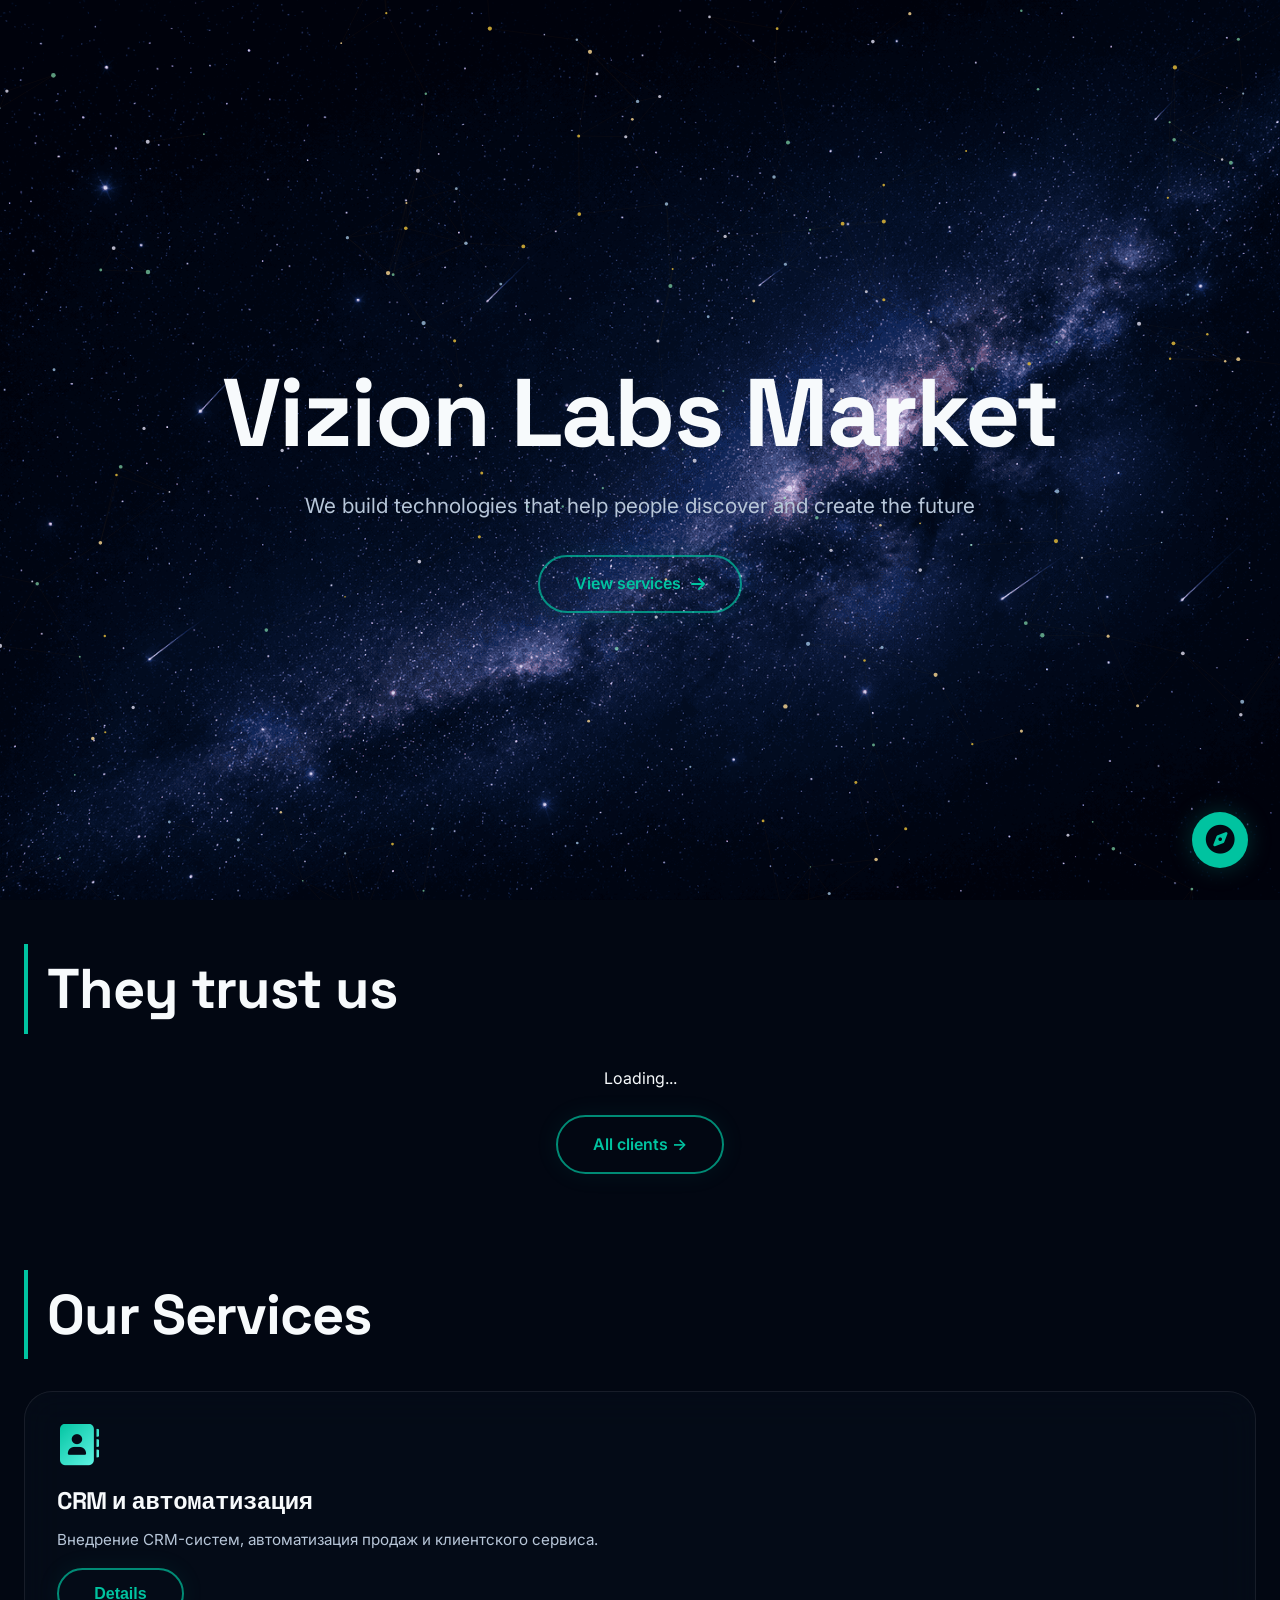
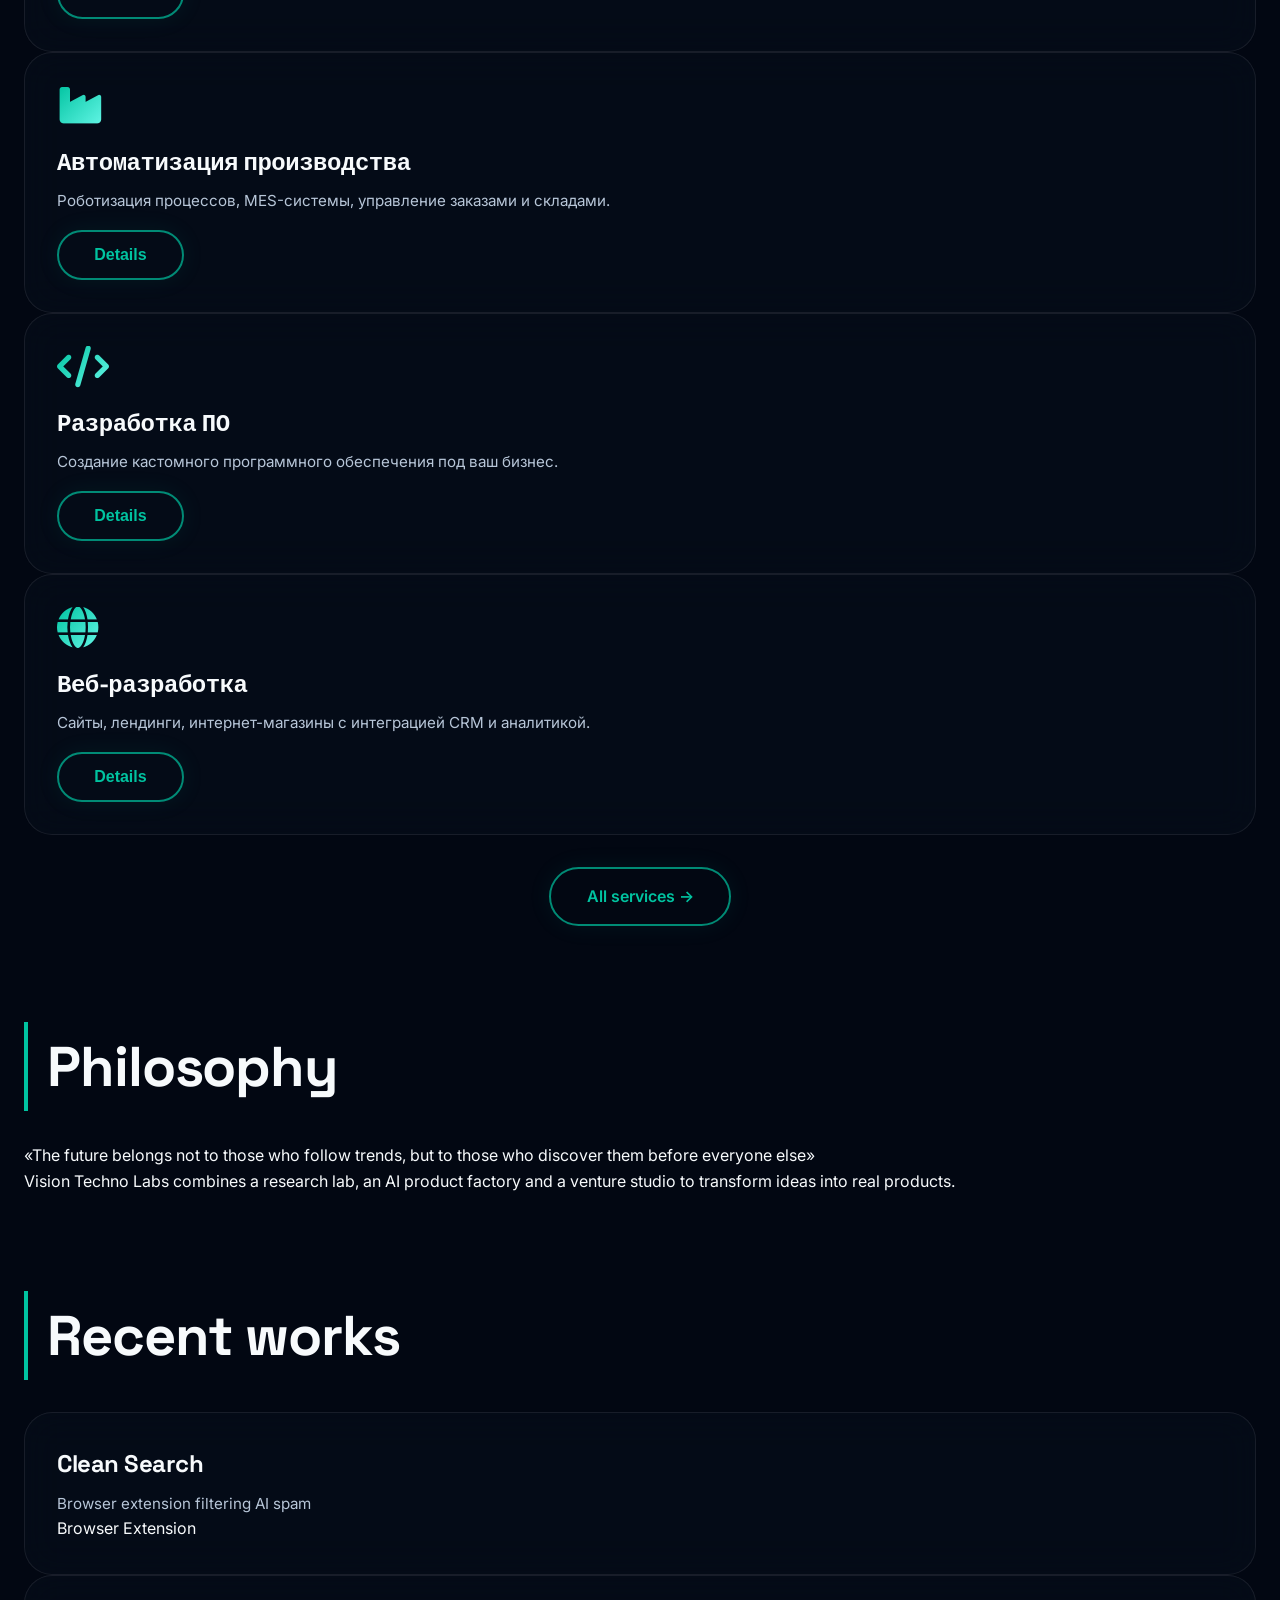
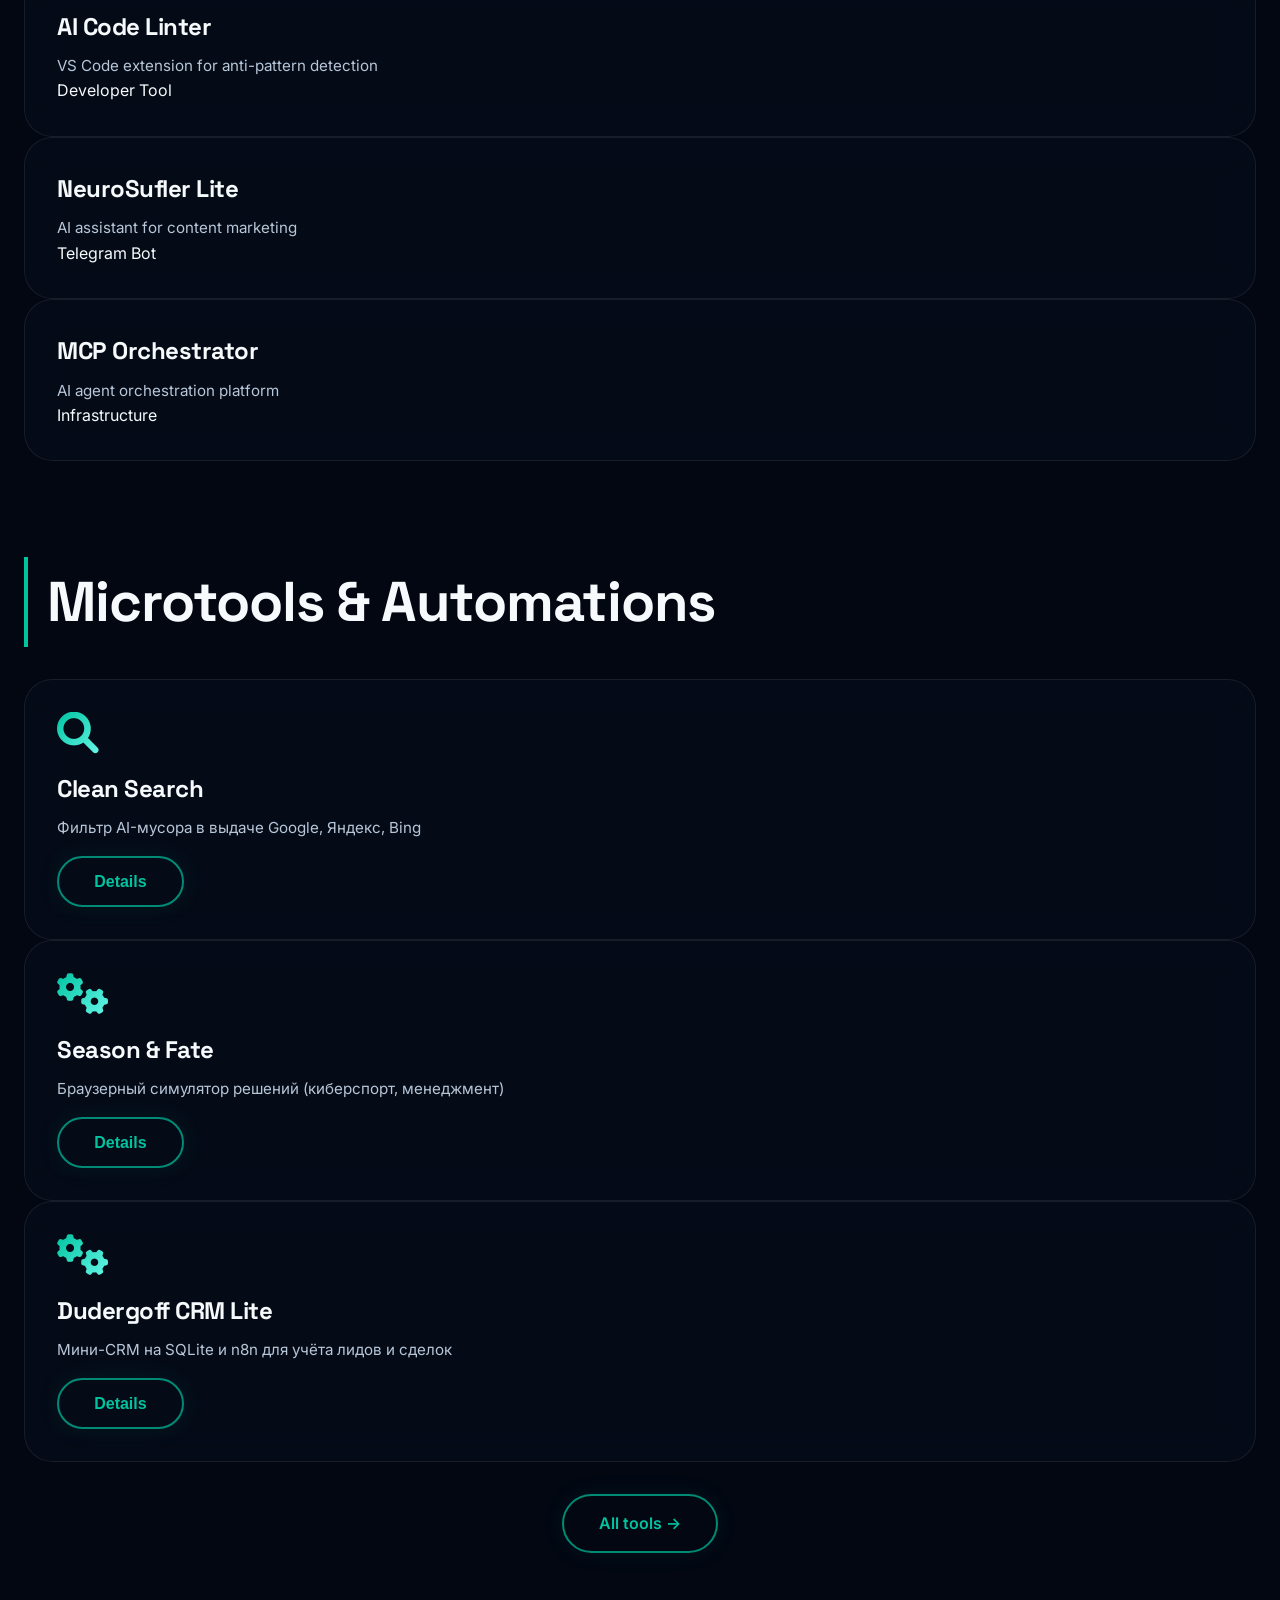
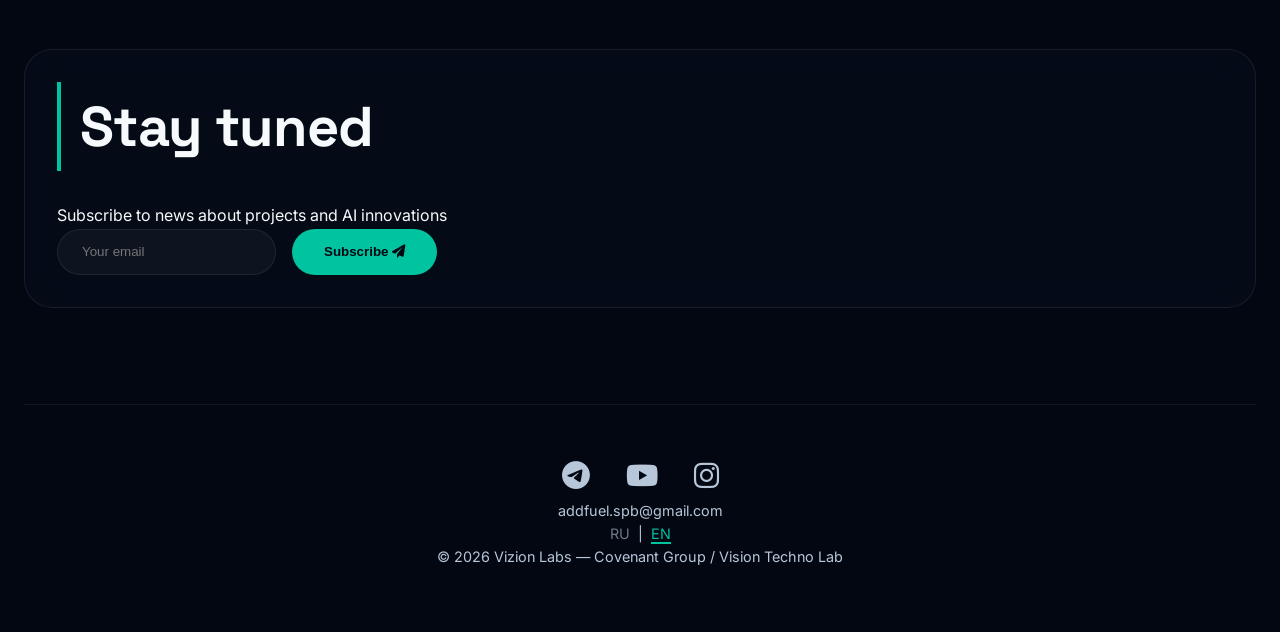
<file: en/index.html>
<!DOCTYPE html>
<html lang="en">
<head>
    <meta charset="UTF-8" />
    <meta name="viewport" content="width=device-width, initial-scale=1.0, viewport-fit=cover" />
    <title>Vision Techno Labs — a technology lab creating software, automation, AI products and games that help people work smarter, learn faster and explore new ideas</title>
    <meta name="description" content="Comprehensive IT services: process automation, software development, websites, marketing, game dev, publishing. Business solutions from Vizion Labs." />
    <link rel="stylesheet" href="/css/styles.css" />
    <link rel="stylesheet" href="https://cdnjs.cloudflare.com/ajax/libs/font-awesome/6.0.0-beta3/css/all.min.css" />
    <link href="https://fonts.googleapis.com/css2?family=Inter:opsz,wght@14..32,300;400;600;700&family=Space+Grotesk:wght@400;500;600&display=swap" rel="stylesheet" />
</head>
<body>

<!-- Stars -->
<canvas id="starCanvas"></canvas>

<button id="radialToggle" class="radial-toggle"><i class="fas fa-compass"></i></button>
<div id="radialMenu" class="radial-menu hidden">
    <div class="radial-item" data-href="/en/"><i class="fas fa-home"></i><span>Home</span></div>
    <div class="radial-item" data-href="/en/services.html"><i class="fas fa-cubes"></i><span>Services</span></div>
    <div class="radial-item" data-href="/en/cases.html"><i class="fas fa-briefcase"></i><span>Cases</span></div>
    <div class="radial-item" data-href="/en/labs.html"><i class="fas fa-tools"></i><span>Products</span></div>
    <div class="radial-item" data-href="/clients.html"><i class="fas fa-handshake"></i><span>Clients</span></div>
    <div class="radial-item" data-href="/en/#subscribe"><i class="fas fa-envelope"></i><span>Subscribe</span></div>
    <div class="radial-item lang-toggle" data-lang="ru"><i class="fas fa-globe"></i><span>Русский</span></div>
</div>

<div class="container">

    <section class="hero" id="home">
        <h1 class="glow">Vizion Labs <span class="gold">Market</span></h1>
        <p class="subtitle">We build technologies that help people discover and create the future</p>
        <a href="#services-preview" class="btn-primary">View services <i class="fas fa-arrow-right"></i></a>
    </section>

    <section class="clients-preview">
    <h2>They trust us</h2>
    <div class="clients-logos" id="featuredClients">
        <div class="loading">Loading...</div>
    </div>
    <div style="text-align:center; margin-top:1.5rem;">
        <a href="/clients.html" class="btn-primary">All clients →</a>
    </div>
</section>

    <section class="services-preview" id="services-preview">
        <h2>Our Services</h2>
        <div class="cards" id="previewServices">
            <div class="loading">Loading...</div>
        </div>
        <div style="text-align:center; margin-top:2rem;">
            <a href="/en/services.html" class="btn-primary">All services →</a>
        </div>
    </section>

    <section class="about" id="about">
        <h2>Philosophy</h2>
        <p class="quote">«The future belongs not to those who follow trends, but to those who discover them before everyone else»</p>
        <p>Vision Techno Labs combines a research lab, an AI product factory and a venture studio to transform ideas into real products.</p>
    </section>

    <section class="projects" id="projects">
        <h2>Recent works</h2>
        <div class="project-grid">
            <div class="project-card"><h3>Clean Search</h3><p>Browser extension filtering AI spam</p><span class="tech">Browser Extension</span></div>
            <div class="project-card"><h3>AI Code Linter</h3><p>VS Code extension for anti-pattern detection</p><span class="tech">Developer Tool</span></div>
            <div class="project-card"><h3>NeuroSufler Lite</h3><p>AI assistant for content marketing</p><span class="tech">Telegram Bot</span></div>
            <div class="project-card"><h3>MCP Orchestrator</h3><p>AI agent orchestration platform</p><span class="tech">Infrastructure</span></div>
        </div>
    </section>

    <section class="products-showcase" id="labs">
        <h2>Microtools & Automations</h2>
        <div class="cards" id="featured-products">
            <div class="loading">Loading...</div>
        </div>
        <div style="text-align:center; margin-top:2rem;">
            <a href="/en/labs.html" class="btn-primary">All tools →</a>
        </div>
    </section>

    <section class="subscribe" id="subscribe">
        <h2>Stay tuned</h2>
        <p>Subscribe to news about projects and AI innovations</p>
        <form id="subscribeForm">
            <input type="email" id="email" placeholder="Your email" required />
            <button type="submit">Subscribe <i class="fas fa-paper-plane"></i></button>
        </form>
        <div id="formMessage" class="message"></div>
    </section>

    <footer>
        <div class="social-links">
            <a href="https://t.me/vi3ionlab" target="_blank" aria-label="Telegram"><i class="fab fa-telegram"></i></a>
            <a href="https://youtube.com/@addfuel4699" target="_blank" aria-label="YouTube"><i class="fab fa-youtube"></i></a>
            <a href="https://instagram.com/dr.r0cknr0ll" target="_blank" aria-label="Instagram"><i class="fab fa-instagram"></i></a>
        </div>
        <p>addfuel.spb@gmail.com</p>
        <div class="lang-switch">
            <a href="/">RU</a> | <a href="/en/" class="active">EN</a>
        </div>
        <p class="copyright">© 2026 Vizion Labs — Covenant Group / Vision Techno Lab</p>
    </footer>
</div>

<script src="/js/starfield.js"></script>
<script src="/js/radial-menu.js"></script>
<script src="/js/main.js"></script>

<script>
    fetch('/data/services.json')
        .then(res => res.json())
        .then(data => {
            const container = document.getElementById('previewServices');
            if (!container) return;
            const preview = data.services.slice(0, 4);
            container.innerHTML = preview.map(s => `
                <div class="card">
                    <i class="fas ${s.icon}"></i>
                    <h3>${s.title}</h3>
                    <p>${s.short}</p>
                    <button onclick="window.location.href='/en/services.html'" class="btn-primary" style="margin-top:1rem;">Details</button>
                </div>
            `).join('');
        })
        .catch(err => {
            console.error(err);
            document.getElementById('previewServices').innerHTML = '<p>Failed to load services.</p>';
        });

    fetch('/data/products.json')
        .then(res => res.json())
        .then(data => {
            const container = document.getElementById('featured-products');
            if (!container) return;
            const featured = data.products.filter(p => p.featured === true).slice(0, 4);
            container.innerHTML = featured.map(p => `
                <div class="card">
                    <i class="fas ${p.id === 'clean-search' ? 'fa-search' : 'fa-cogs'}"></i>
                    <h3>${p.title}</h3>
                    <p>${p.short}</p>
                    <button onclick="window.location.href='/en/labs.html'" class="btn-primary" style="margin-top:1rem;">Details</button>
                </div>
            `).join('');
        })
        .catch(err => {
            console.error(err);
            document.getElementById('featured-products').innerHTML = '<p>Failed to load products.</p>';
        });
</script>

</body>
</html>
</file>
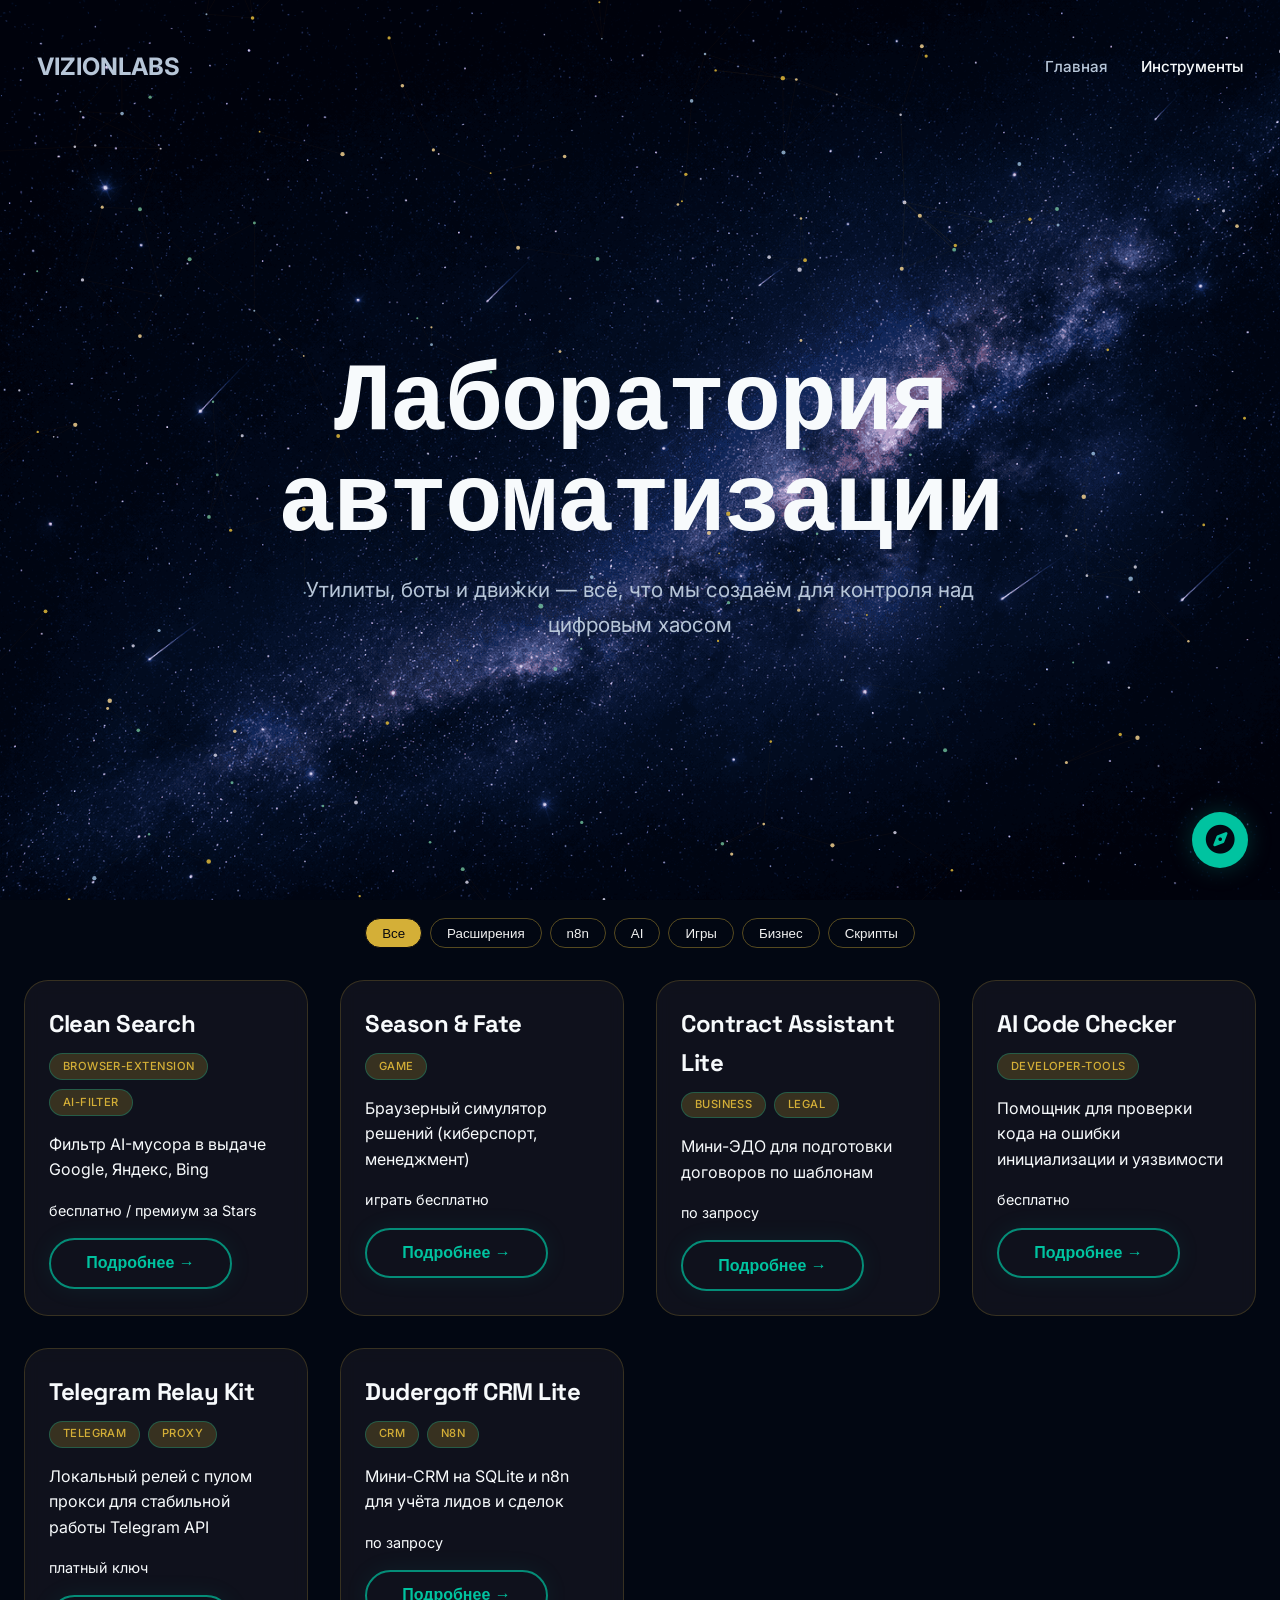
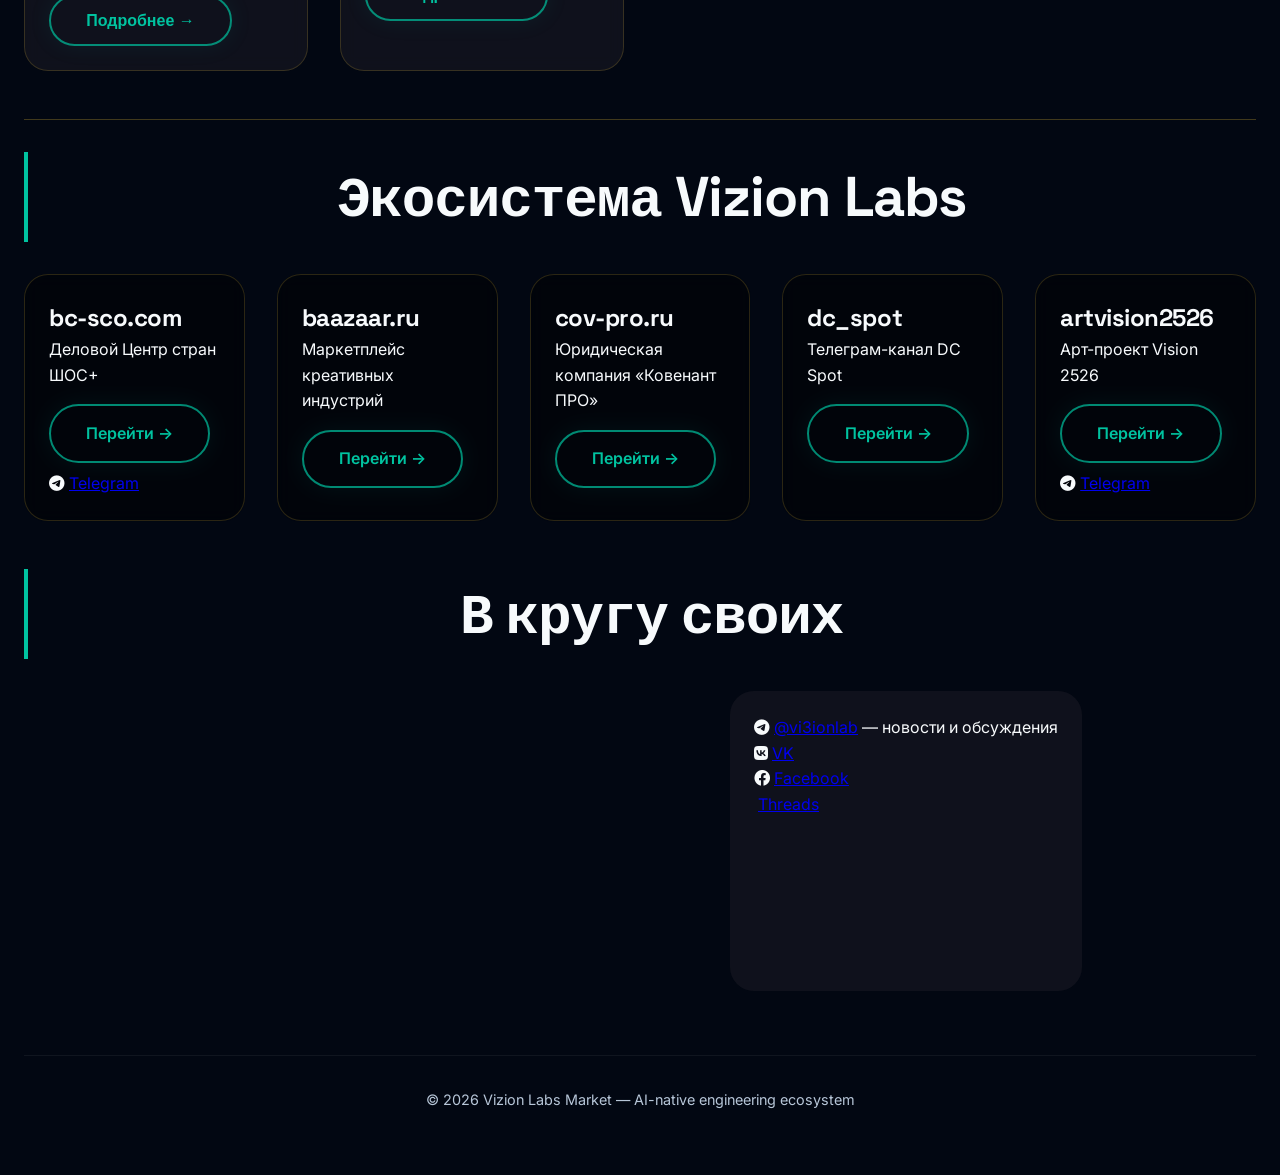
<file: labs.html>
<!DOCTYPE html>
<html lang="ru">
<head>
    <meta charset="UTF-8">
    <meta name="viewport" content="width=device-width, initial-scale=1.0">
    <title>Инструменты и автоматизации — Vizion Labs</title>
    <link rel="stylesheet" href="/css/styles.css">
    <link rel="stylesheet" href="https://cdnjs.cloudflare.com/ajax/libs/font-awesome/6.0.0-beta3/css/all.min.css">
    <link href="https://fonts.googleapis.com/css2?family=Inter:wght@300;400;600;700&family=Space+Grotesk:wght@400;500;600&display=swap" rel="stylesheet">
    <style>
        /* Дополнительные стили для каталога (можно позже перенести в styles.css) */
        .product-grid {
            display: grid;
            grid-template-columns: repeat(auto-fill, minmax(280px, 1fr));
            gap: 2rem;
            margin: 2rem 0;
        }
        .product-card {
            background: rgba(26, 26, 36, 0.6);
            backdrop-filter: blur(8px);
            border-radius: 24px;
            padding: 1.5rem;
            border: 1px solid rgba(212, 175, 55, 0.2);
            transition: transform 0.2s, border-color 0.2s;
        }
        .product-card:hover {
            transform: translateY(-5px);
            border-color: var(--gold, #d4af37);
        }
        .badge {
            display: inline-block;
            background: rgba(212, 175, 55, 0.2);
            color: var(--gold, #d4af37);
            border-radius: 20px;
            padding: 0.2rem 0.8rem;
            font-size: 0.7rem;
            margin-right: 0.5rem;
            margin-bottom: 0.5rem;
        }
        .filter-bar {
            display: flex;
            flex-wrap: wrap;
            gap: 0.5rem;
            margin: 1rem 0;
            justify-content: center;
        }
        .filter-btn {
            background: transparent;
            border: 1px solid rgba(212, 175, 55, 0.4);
            padding: 0.4rem 1rem;
            border-radius: 30px;
            cursor: pointer;
            transition: all 0.2s;
            color: #f0f0f0;
        }
        .filter-btn.active, .filter-btn:hover {
            background: var(--gold, #d4af37);
            color: #0a0a0f;
            border-color: var(--gold);
        }
        .modal {
            display: none;
            position: fixed;
            top: 0;
            left: 0;
            width: 100%;
            height: 100%;
            background: rgba(0,0,0,0.8);
            backdrop-filter: blur(8px);
            justify-content: center;
            align-items: center;
            z-index: 1000;
        }
        .modal-content {
            background: #1a1a24;
            border-radius: 24px;
            max-width: 600px;
            width: 90%;
            padding: 2rem;
            border: 1px solid var(--gold);
            position: relative;
        }
        .close-modal {
            position: absolute;
            top: 1rem;
            right: 1.5rem;
            font-size: 1.8rem;
            cursor: pointer;
            color: var(--gold);
        }
        .partner-section {
            margin-top: 3rem;
            padding-top: 2rem;
            border-top: 1px solid rgba(212,175,55,0.3);
        }
    </style>
</head>
<body>

<canvas id="starCanvas"></canvas>

<div class="container">
    <nav class="top-nav" style="display: flex; justify-content: space-between; align-items: center; padding: 1rem 0;">
        <a href="/" class="logo" style="font-size: 1.5rem; font-weight: bold;">VIZION<span style="color: var(--gold);">LABS</span></a>
        <div>
            <a href="/" style="margin-right: 1rem;">Главная</a>
            <a href="/labs.html" style="color: var(--gold);">Инструменты</a>
        </div>
    </nav>

    <header class="hero" style="text-align: center; margin: 3rem 0;">
        <h1>Лаборатория автоматизации</h1>
        <p class="subtitle">Утилиты, боты и движки — всё, что мы создаём для контроля над цифровым хаосом</p>
    </header>

    <div class="filter-bar" id="filterBar">
        <button class="filter-btn active" data-cat="all">Все</button>
        <button class="filter-btn" data-cat="Браузерные расширения">Расширения</button>
        <button class="filter-btn" data-cat="n8n-автоматизации">n8n</button>
        <button class="filter-btn" data-cat="AI-инструменты">AI</button>
        <button class="filter-btn" data-cat="Игры и симуляторы">Игры</button>
        <button class="filter-btn" data-cat="Бизнес-инструменты">Бизнес</button>
        <button class="filter-btn" data-cat="Скрипты">Скрипты</button>
    </div>

    <div id="productsContainer" class="product-grid">
        <!-- сюда будут загружены карточки -->
        <div class="loading">Загрузка инструментов...</div>
    </div>

    <!-- Блок партнёров -->
    <div class="partner-section">
        <h2 style="text-align: center;">Экосистема Vizion Labs</h2>
        <div id="partnersContainer" class="product-grid" style="grid-template-columns: repeat(auto-fill, minmax(220px, 1fr));">
            <!-- партнёры будут загружены -->
        </div>
    </div>

    <!-- Блок сообщества -->
    <div style="margin: 3rem 0; text-align: center;">
        <h2>В кругу своих</h2>
        <div style="display: flex; justify-content: center; gap: 2rem; flex-wrap: wrap; margin-top: 1rem;">
            <iframe src="https://t.me/s/vi3ionlab?embed=1&single=1&preview=1" style="width: 100%; max-width: 500px; height: 300px; border: none; border-radius: 16px;"></iframe>
            <div style="background: rgba(26,26,36,0.6); padding: 1.5rem; border-radius: 24px; text-align: left;">
                <p><i class="fab fa-telegram"></i> <a href="https://t.me/vi3ionlab" target="_blank">@vi3ionlab</a> — новости и обсуждения</p>
                <p><i class="fab fa-vk"></i> <a href="https://vk.com/vi3ion" target="_blank">VK</a></p>
                <p><i class="fab fa-facebook"></i> <a href="https://facebook.com/vi3ion" target="_blank">Facebook</a></p>
                <p><i class="fab fa-threads"></i> <a href="https://threads.net/@vi3ion" target="_blank">Threads</a></p>
            </div>
        </div>
    </div>

    <footer style="text-align: center; padding: 2rem 0;">
        <p>© 2026 Vizion Labs Market — AI-native engineering ecosystem</p>
    </footer>
</div>

<!-- Радиальное меню (кнопка-компас) – скопировано с главной -->
<button id="radialToggle" class="radial-toggle"><i class="fas fa-compass"></i></button>
<div id="radialMenu" class="radial-menu hidden">
    <div class="radial-item" data-target="home"><i class="fas fa-home"></i><span>Главная</span></div>
    <div class="radial-item" data-target="services"><i class="fas fa-cogs"></i><span>Услуги</span></div>
    <div class="radial-item" data-target="projects"><i class="fas fa-folder-open"></i><span>Проекты</span></div>
    <div class="radial-item" data-target="subscribe"><i class="fas fa-envelope"></i><span>Подписка</span></div>
    <div class="radial-item" data-href="/labs.html"><i class="fas fa-tools"></i><span>Инструменты</span></div>
    <div class="radial-item lang-toggle" data-lang="en"><i class="fas fa-globe"></i><span>English</span></div>
</div>

<script src="/js/starfield.js"></script>
<script src="/js/radial-menu.js"></script>
<script>
    // Загрузка данных и рендеринг
    fetch('/data/products.json')
        .then(res => res.json())
        .then(data => {
            const products = data.products;
            const partners = data.partners;
            renderProducts(products);
            renderPartners(partners);
            setupFilters(products);
        })
        .catch(err => {
            document.getElementById('productsContainer').innerHTML = '<p>Ошибка загрузки данных.</p>';
            console.error(err);
        });

    function renderProducts(products) {
        const container = document.getElementById('productsContainer');
        if (!products.length) {
            container.innerHTML = '<p>Нет продуктов для отображения.</p>';
            return;
        }
        container.innerHTML = products.map(p => `
            <div class="product-card" data-category="${p.category}">
                <h3>${p.title}</h3>
                <div style="margin: 0.5rem 0;">
                    ${p.tags?.map(t => `<span class="badge">${t}</span>`).join('')}
                </div>
                <p class="short">${p.short}</p>
                <div class="price" style="margin: 1rem 0; font-size: 0.9rem; color: var(--gold);">${p.price}</div>
                <button class="btn-primary" onclick="openProductModal('${p.id}')">Подробнее →</button>
            </div>
        `).join('');
    }

    function renderPartners(partners) {
        const container = document.getElementById('partnersContainer');
        if (!partners || !partners.length) return;
        container.innerHTML = partners.map(p => `
            <div class="product-card" style="background: rgba(0,0,0,0.4);">
                <h3>${p.name}</h3>
                <p>${p.description}</p>
                <a href="${p.url}" target="_blank" class="btn-primary" style="display: inline-block; margin-top: 1rem;">Перейти →</a>
                ${p.telegram ? `<p style="margin-top: 0.5rem;"><i class="fab fa-telegram"></i> <a href="${p.telegram}" target="_blank">Telegram</a></p>` : ''}
            </div>
        `).join('');
    }

    function setupFilters(products) {
        const btns = document.querySelectorAll('.filter-btn');
        btns.forEach(btn => {
            btn.addEventListener('click', () => {
                btns.forEach(b => b.classList.remove('active'));
                btn.classList.add('active');
                const cat = btn.getAttribute('data-cat');
                const cards = document.querySelectorAll('.product-card');
                cards.forEach(card => {
                    if (cat === 'all' || card.getAttribute('data-category') === cat) {
                        card.style.display = 'block';
                    } else {
                        card.style.display = 'none';
                    }
                });
            });
        });
    }

    // Модальное окно (данные из того же JSON)
    let productsData = null;
    let loadingPromise = fetch('/data/products.json')
        .then(res => res.json())
        .then(data => {
            productsData = data;
            renderProducts(data.products);
            renderPartners(data.partners);
            setupFilters(data.products);
        })
        .catch(err => {
            console.error(err);
            document.getElementById('productsContainer').innerHTML = '<p>Ошибка загрузки данных.</p>';
        });

    async function openProductModal(productId) {
        if (!productsData) {
            await loadingPromise;
        }
        const product = productsData.products.find(p => p.id === productId);
        if (!product) return;

        let actionHtml = '';
        if (product.demoUrl) actionHtml = `<a href="${product.demoUrl}" class="btn-primary" target="_blank">Играть в демо</a>`;
        else if (product.downloadUrl) actionHtml = `<a href="${product.downloadUrl}" class="btn-primary">Скачать демо</a>`;
        else if (product.paymentUrl) actionHtml = `<a href="${product.paymentUrl}" target="_blank" class="btn-primary">Купить / Поддержать</a>`;
        else if (product.contactUrl) actionHtml = `<a href="${product.contactUrl}" target="_blank" class="btn-primary">Запросить адаптацию</a>`;
        else if (product.subscribeUrl) actionHtml = `<a href="${product.subscribeUrl}" class="btn-primary">Подписаться на релиз</a>`;

        const modalHtml = `
            <div class="modal-content">
                <span class="close-modal" onclick="closeModal()">&times;</span>
                <h2>${product.title}</h2>
                <p>${product.description}</p>
                <p><strong>Статус:</strong> ${product.status}</p>
                <p><strong>Цена:</strong> ${product.price}</p>
                <div style="display: flex; gap: 1rem; margin-top: 1.5rem;">
                    ${actionHtml}
                    ${product.telegram ? `<a href="${product.telegram}" target="_blank" class="btn-primary">Обсудить в Telegram</a>` : ''}
                </div>
            </div>
        `;
        let modal = document.getElementById('productModal');
        if (!modal) {
            modal = document.createElement('div');
            modal.id = 'productModal';
            modal.className = 'modal';
            document.body.appendChild(modal);
        }
        modal.innerHTML = modalHtml;
        modal.style.display = 'flex';
    }

    function closeModal() {
        const modal = document.getElementById('productModal');
        if (modal) modal.style.display = 'none';
    }
</script>
</body>
</html>
</file>
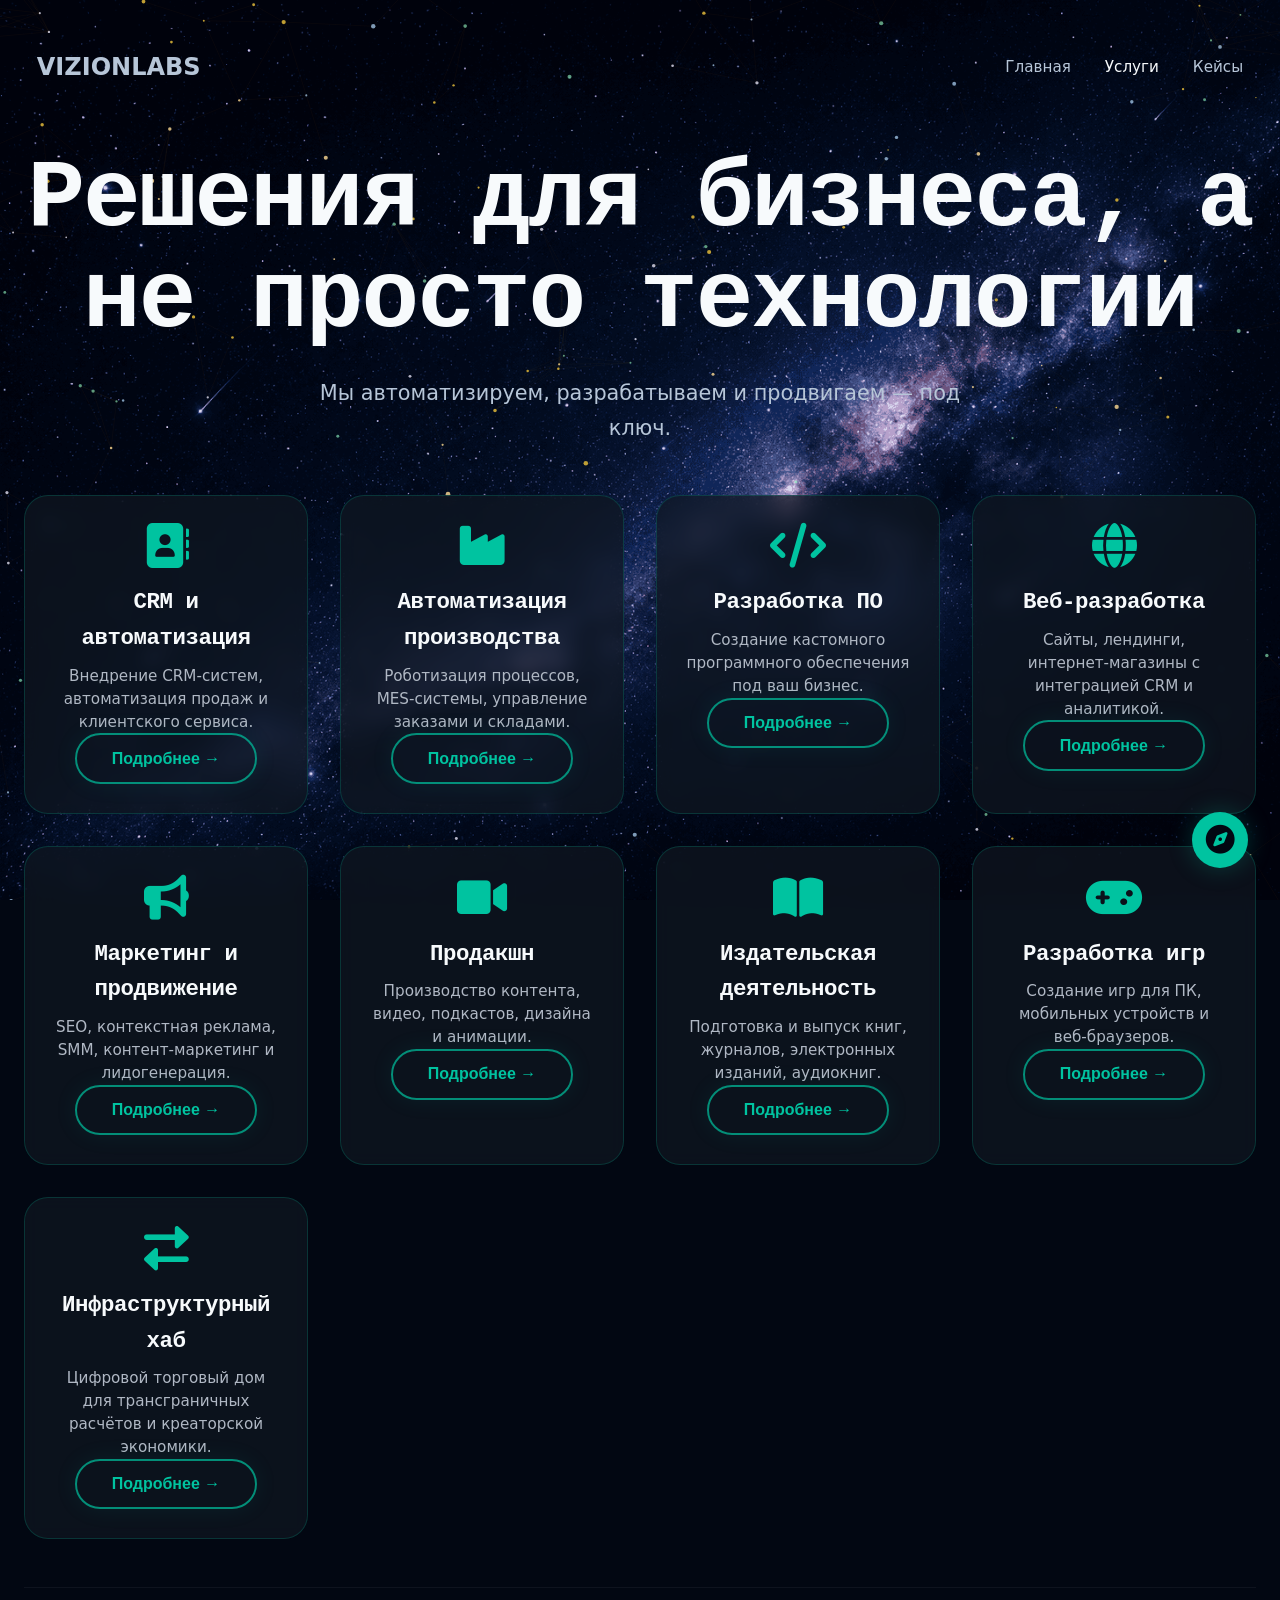
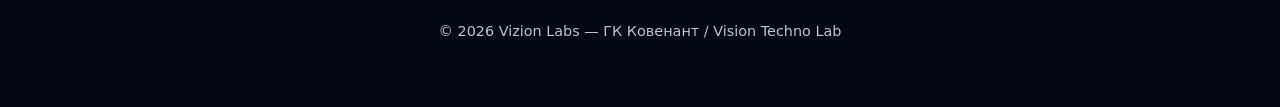
<file: services.html>
<!DOCTYPE html>
<html lang="ru">
<head>
    <meta charset="UTF-8">
    <meta name="viewport" content="width=device-width, initial-scale=1.0">
    <title>Услуги — Vizion Labs</title>
    <meta name="description" content="Автоматизация, разработка ПО, маркетинг и продвижение — комплексные решения для вашего бизнеса.">
    <link rel="stylesheet" href="/css/styles.css">
    <link rel="stylesheet" href="https://cdnjs.cloudflare.com/ajax/libs/font-awesome/6.0.0-beta3/css/all.min.css">
    <style>
        /* временные стили для сетки (позже вынести в styles.css) */
        .services-grid {
            display: grid;
            grid-template-columns: repeat(auto-fill, minmax(280px, 1fr));
            gap: 2rem;
            margin: 2rem 0;
        }
        .service-card {
            background: rgba(17, 23, 34, 0.7);
            backdrop-filter: blur(8px);
            border-radius: 24px;
            padding: 1.8rem;
            border: 1px solid rgba(0, 195, 160, 0.2);
            transition: 0.2s;
            text-align: center;
        }
        .service-card:hover {
            transform: translateY(-6px);
            border-color: rgba(0, 195, 160, 0.6);
            box-shadow: 0 12px 40px rgba(0,195,160,0.1);
        }
        .service-card i {
            font-size: 2.8rem;
            color: var(--gold, #00c3a0);
            margin-bottom: 1rem;
        }
        .service-card h3 {
            font-size: 1.4rem;
            margin-bottom: 0.5rem;
        }
        .service-card p {
            color: #b0b8c4;
            font-size: 0.95rem;
            line-height: 1.5;
        }
        .service-card .btn {
            margin-top: 1.2rem;
        }
    </style>
</head>
<body>

<canvas id="starCanvas"></canvas>

<div class="container">
    <nav class="top-nav" style="display:flex;justify-content:space-between;align-items:center;padding:1rem 0;">
        <a href="/" class="logo" style="font-size:1.5rem;font-weight:bold;">VIZION<span style="color:var(--gold);">LABS</span></a>
        <div>
            <a href="/" style="margin-right:1rem;">Главная</a>
            <a href="/services.html" style="color:var(--gold);">Услуги</a>
            <a href="/cases.html" style="margin-left:1rem;">Кейсы</a>
        </div>
    </nav>

    <header style="text-align:center;margin:3rem 0;">
        <h1>Решения для бизнеса, а не просто технологии</h1>
        <p class="subtitle">Мы автоматизируем, разрабатываем и продвигаем — под ключ.</p>
    </header>

    <div id="servicesContainer" class="services-grid">
        <div class="loading">Загрузка услуг...</div>
    </div>

    <!-- Модальное окно для деталей услуги -->
    <div id="serviceModal" class="modal" style="display:none;position:fixed;inset:0;background:rgba(0,0,0,0.8);backdrop-filter:blur(8px);justify-content:center;align-items:center;z-index:1000;">
        <div class="modal-content" style="background:#111722;border-radius:24px;max-width:600px;width:90%;padding:2rem;border:1px solid var(--gold);position:relative;">
            <span id="closeModal" style="position:absolute;top:1rem;right:1.5rem;font-size:2rem;cursor:pointer;color:var(--gold);">&times;</span>
            <div id="modalBody"></div>
        </div>
    </div>

    <footer style="text-align:center;padding:2rem 0;margin-top:3rem;border-top:1px solid rgba(255,255,255,0.05);">
        <p>© 2026 Vizion Labs — ГК Ковенант / Vision Techno Lab</p>
    </footer>
</div>

<!-- Радиальное меню -->
<button id="radialToggle" class="radial-toggle"><i class="fas fa-compass"></i></button>
<div id="radialMenu" class="radial-menu hidden">
    <div class="radial-item" data-href="/"><i class="fas fa-home"></i><span>Главная</span></div>
    <div class="radial-item" data-href="/services.html"><i class="fas fa-cubes"></i><span>Услуги</span></div>
    <div class="radial-item" data-href="/cases.html"><i class="fas fa-briefcase"></i><span>Кейсы</span></div>
    <div class="radial-item" data-href="/labs.html"><i class="fas fa-tools"></i><span>Продукты</span></div>
    <div class="radial-item" data-href="/#contacts"><i class="fas fa-envelope"></i><span>Контакты</span></div>
    <div class="radial-item lang-toggle" data-lang="en"><i class="fas fa-globe"></i><span>English</span></div>
</div>

<script src="/js/starfield.js"></script>
<script src="/js/radial-menu.js"></script>
<script>
    fetch('/data/services.json')
        .then(res => res.json())
        .then(data => {
            const container = document.getElementById('servicesContainer');
            container.innerHTML = data.services.map(s => `
                <div class="service-card" data-id="${s.id}">
                    <i class="fas ${s.icon}"></i>
                    <h3>${s.title}</h3>
                    <p>${s.short}</p>
                    <button class="btn-primary" onclick="openServiceModal('${s.id}')">Подробнее →</button>
                </div>
            `).join('');
        })
        .catch(err => {
            console.error(err);
            document.getElementById('servicesContainer').innerHTML = '<p>Ошибка загрузки услуг.</p>';
        });

    let servicesData = null;
    fetch('/data/services.json').then(res => res.json()).then(d => servicesData = d);

    function openServiceModal(id) {
        if (!servicesData) return;
        const service = servicesData.services.find(s => s.id === id);
        if (!service) return;

        const modal = document.getElementById('serviceModal');
        const body = document.getElementById('modalBody');
        body.innerHTML = `
            <h2>${service.title}</h2>
            <p style="margin:1rem 0;">${service.description}</p>
            <p><strong>Теги:</strong> ${service.tags.join(', ')}</p>
            <div style="margin-top:1.5rem;">
                <a href="/#contacts" class="btn-primary">Обсудить проект →</a>
            </div>
        `;
        modal.style.display = 'flex';
    }

    document.getElementById('closeModal').addEventListener('click', () => {
        document.getElementById('serviceModal').style.display = 'none';
    });
    window.addEventListener('click', (e) => {
        const modal = document.getElementById('serviceModal');
        if (e.target === modal) modal.style.display = 'none';
    });
</script>
</body>
</html>
</file>
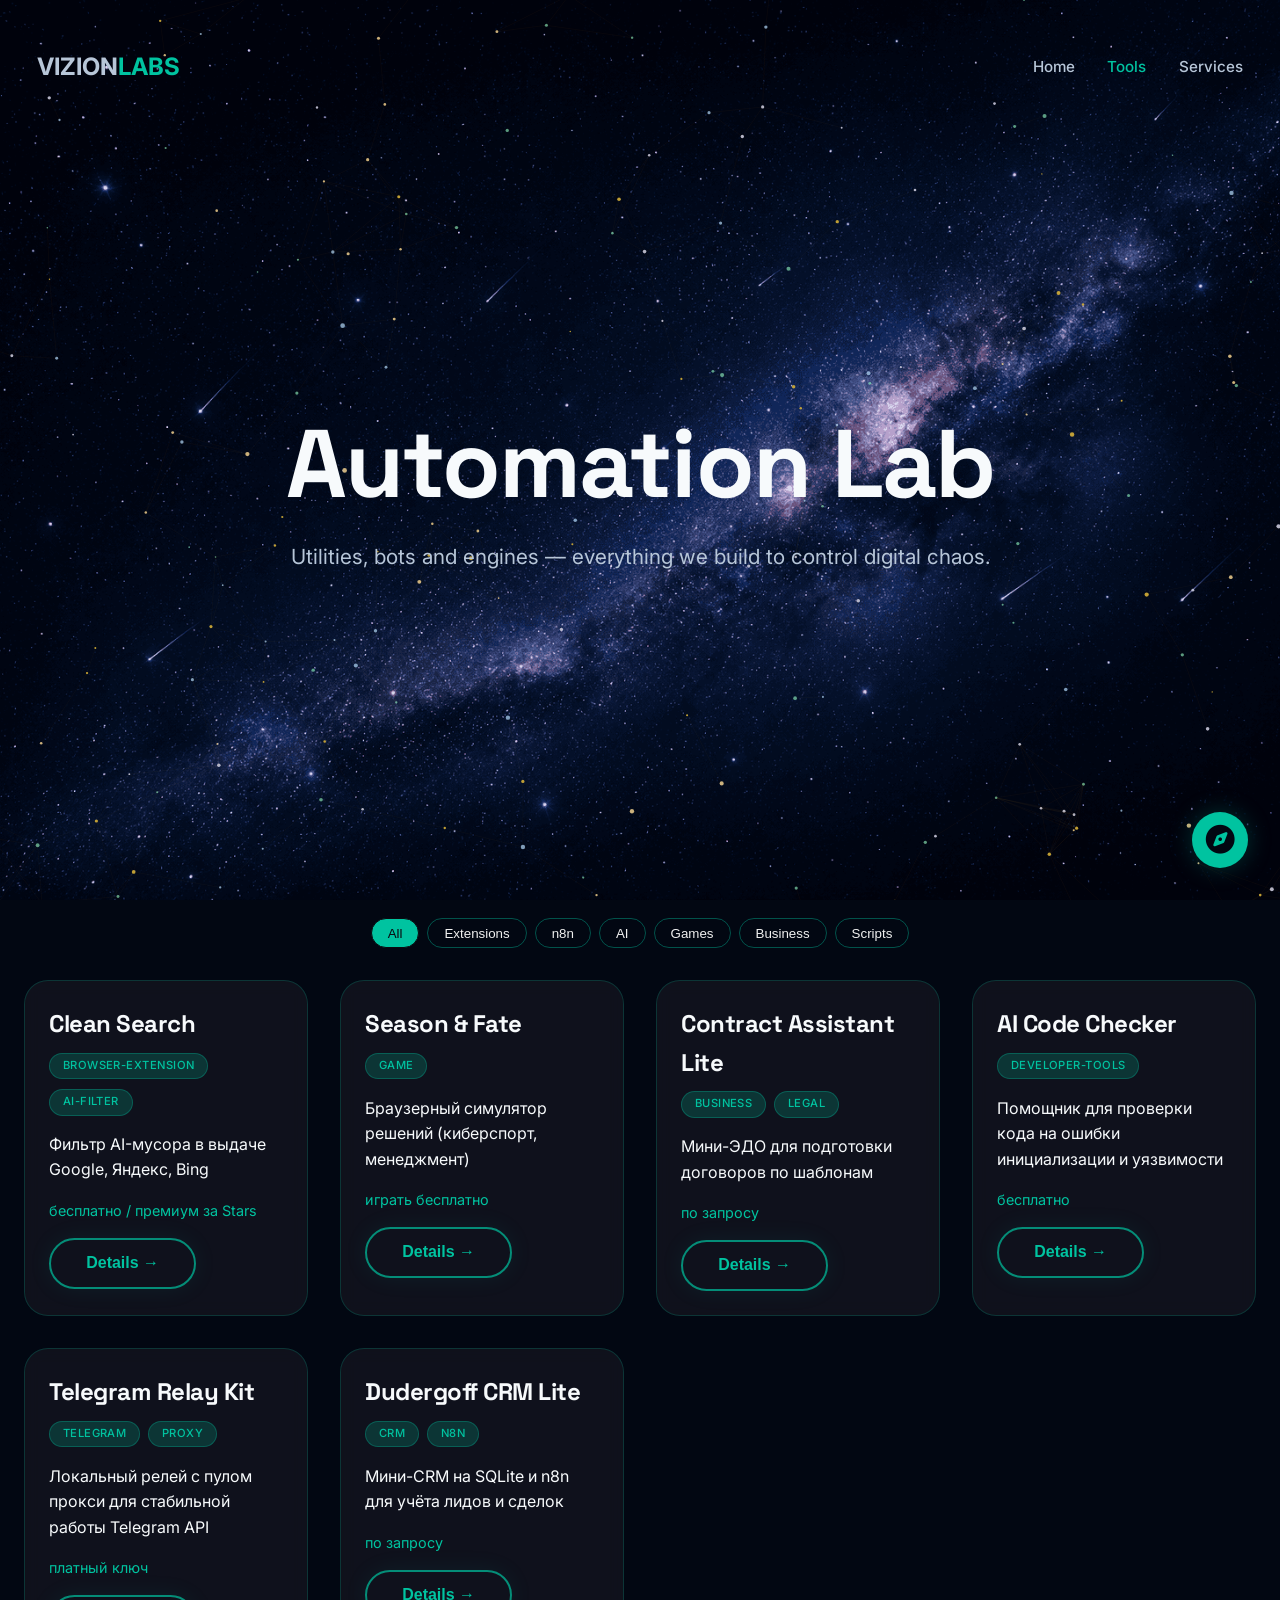
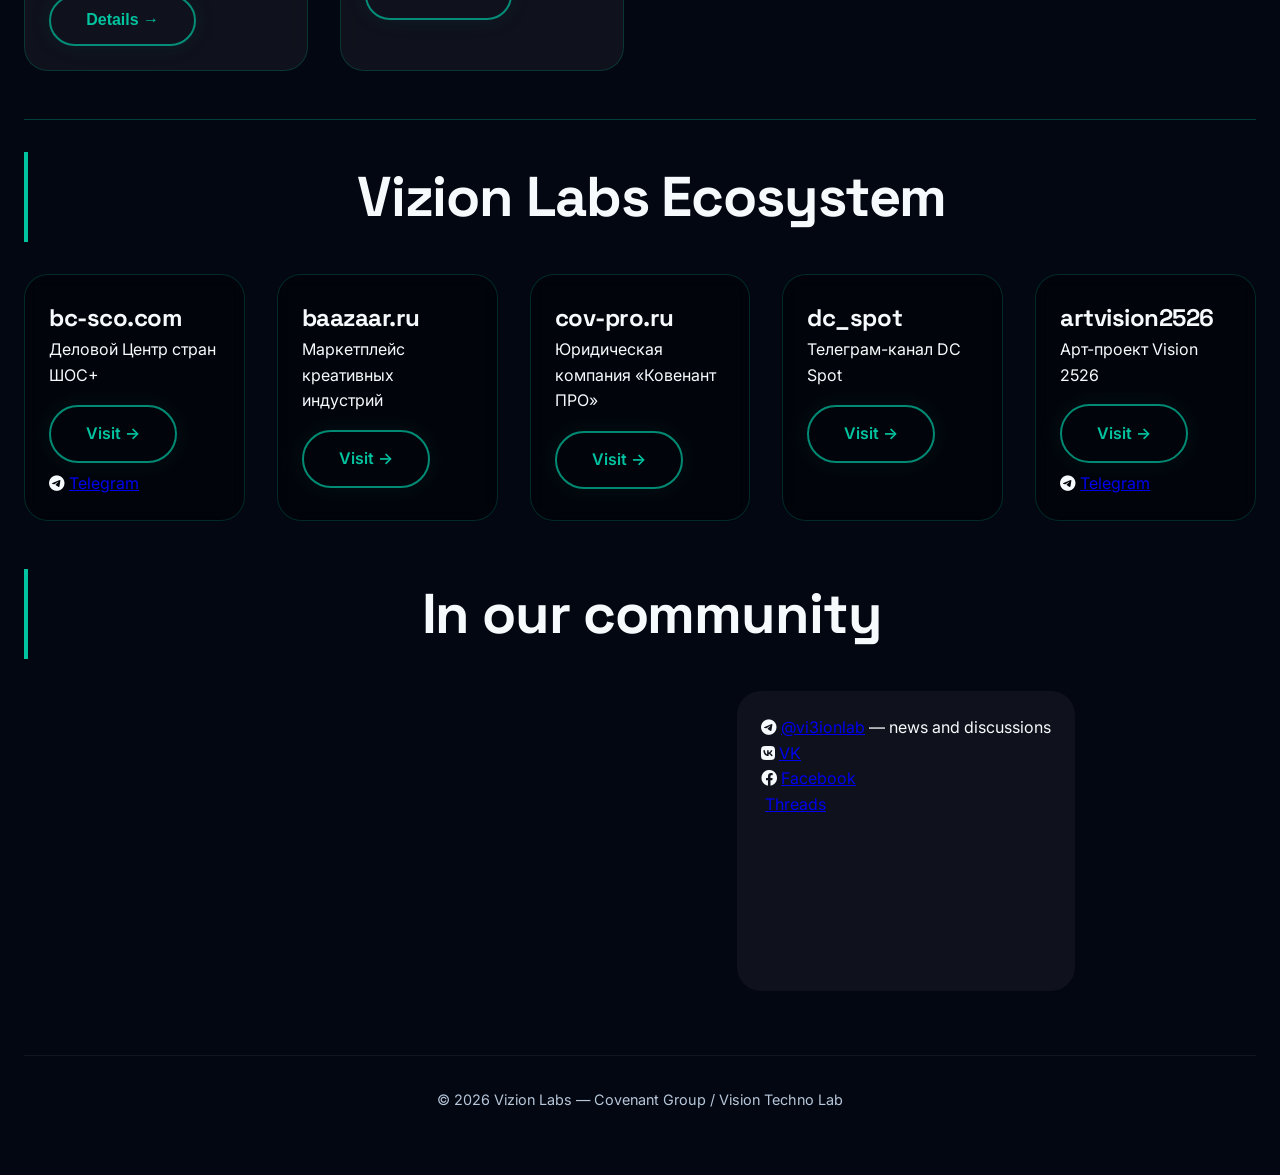
<file: en/labs.html>
<!DOCTYPE html>
<html lang="en">
<head>
    <meta charset="UTF-8" />
    <meta name="viewport" content="width=device-width, initial-scale=1.0" />
    <title>Tools & Automations — Vizion Labs</title>
    <meta name="description" content="Utilities, bots, AI tools, browser extensions, n8n automations, games and business tools by Vizion Labs." />
    <link rel="stylesheet" href="/css/styles.css" />
    <link rel="stylesheet" href="https://cdnjs.cloudflare.com/ajax/libs/font-awesome/6.0.0-beta3/css/all.min.css" />
    <link href="https://fonts.googleapis.com/css2?family=Inter:wght@300;400;600;700&family=Space+Grotesk:wght@400;500;600&display=swap" rel="stylesheet" />
    <style>
        .product-grid {
            display: grid;
            grid-template-columns: repeat(auto-fill, minmax(280px, 1fr));
            gap: 2rem;
            margin: 2rem 0;
        }
        .product-card {
            background: rgba(26, 26, 36, 0.6);
            backdrop-filter: blur(8px);
            border-radius: 24px;
            padding: 1.5rem;
            border: 1px solid rgba(0, 195, 160, 0.2);
            transition: transform 0.2s, border-color 0.2s;
        }
        .product-card:hover {
            transform: translateY(-5px);
            border-color: var(--gold, #00c3a0);
        }
        .badge {
            display: inline-block;
            background: rgba(0, 195, 160, 0.2);
            color: var(--gold, #00c3a0);
            border-radius: 20px;
            padding: 0.2rem 0.8rem;
            font-size: 0.7rem;
            margin-right: 0.5rem;
            margin-bottom: 0.5rem;
        }
        .filter-bar {
            display: flex;
            flex-wrap: wrap;
            gap: 0.5rem;
            margin: 1rem 0;
            justify-content: center;
        }
        .filter-btn {
            background: transparent;
            border: 1px solid rgba(0, 195, 160, 0.4);
            padding: 0.4rem 1rem;
            border-radius: 30px;
            cursor: pointer;
            transition: all 0.2s;
            color: #f0f0f0;
        }
        .filter-btn.active,
        .filter-btn:hover {
            background: var(--gold, #00c3a0);
            color: #0a0a0f;
            border-color: var(--gold);
        }
        .modal {
            display: none;
            position: fixed;
            top: 0;
            left: 0;
            width: 100%;
            height: 100%;
            background: rgba(0, 0, 0, 0.8);
            backdrop-filter: blur(8px);
            justify-content: center;
            align-items: center;
            z-index: 1000;
        }
        .modal-content {
            background: #1a1a24;
            border-radius: 24px;
            max-width: 600px;
            width: 90%;
            padding: 2rem;
            border: 1px solid var(--gold, #00c3a0);
            position: relative;
        }
        .close-modal {
            position: absolute;
            top: 1rem;
            right: 1.5rem;
            font-size: 1.8rem;
            cursor: pointer;
            color: var(--gold, #00c3a0);
        }
        .partner-section {
            margin-top: 3rem;
            padding-top: 2rem;
            border-top: 1px solid rgba(0, 195, 160, 0.3);
        }
        .loading {
            text-align: center;
            color: #aaa;
            padding: 2rem;
        }
    </style>
</head>
<body>

<canvas id="starCanvas"></canvas>

<div class="container">
    <!-- Top navigation -->
    <nav class="top-nav" style="display: flex; justify-content: space-between; align-items: center; padding: 1rem 0;">
        <a href="/en/" class="logo" style="font-size: 1.5rem; font-weight: bold;">VIZION<span style="color: var(--gold, #00c3a0);">LABS</span></a>
        <div>
            <a href="/en/" style="margin-right: 1rem;">Home</a>
            <a href="/en/labs.html" style="color: var(--gold, #00c3a0);">Tools</a>
            <a href="/en/services.html" style="margin-left: 1rem;">Services</a>
        </div>
    </nav>

    <!-- Hero -->
    <header class="hero" style="text-align: center; margin: 3rem 0;">
        <h1>Automation Lab</h1>
        <p class="subtitle">Utilities, bots and engines — everything we build to control digital chaos.</p>
    </header>

    <!-- Filters -->
    <div class="filter-bar" id="filterBar">
        <button class="filter-btn active" data-cat="all">All</button>
        <button class="filter-btn" data-cat="Браузерные расширения">Extensions</button>
        <button class="filter-btn" data-cat="n8n-автоматизации">n8n</button>
        <button class="filter-btn" data-cat="AI-инструменты">AI</button>
        <button class="filter-btn" data-cat="Игры и симуляторы">Games</button>
        <button class="filter-btn" data-cat="Бизнес-инструменты">Business</button>
        <button class="filter-btn" data-cat="Скрипты">Scripts</button>
    </div>

    <!-- Products grid -->
    <div id="productsContainer" class="product-grid">
        <div class="loading">Loading tools...</div>
    </div>

    <!-- Partners -->
    <div class="partner-section">
        <h2 style="text-align: center;">Vizion Labs Ecosystem</h2>
        <div id="partnersContainer" class="product-grid" style="grid-template-columns: repeat(auto-fill, minmax(220px, 1fr));">
            <!-- partners loaded from JSON -->
        </div>
    </div>

    <!-- Community -->
    <div style="margin: 3rem 0; text-align: center;">
        <h2>In our community</h2>
        <div style="display: flex; justify-content: center; gap: 2rem; flex-wrap: wrap; margin-top: 1rem;">
            <iframe src="https://t.me/s/vi3ionlab?embed=1&single=1&preview=1" style="width: 100%; max-width: 500px; height: 300px; border: none; border-radius: 16px;"></iframe>
            <div style="background: rgba(26,26,36,0.6); padding: 1.5rem; border-radius: 24px; text-align: left;">
                <p><i class="fab fa-telegram"></i> <a href="https://t.me/vi3ionlab" target="_blank">@vi3ionlab</a> — news and discussions</p>
                <p><i class="fab fa-vk"></i> <a href="https://vk.com/vi3ion" target="_blank">VK</a></p>
                <p><i class="fab fa-facebook"></i> <a href="https://facebook.com/vi3ion" target="_blank">Facebook</a></p>
                <p><i class="fab fa-threads"></i> <a href="https://threads.net/@vi3ion" target="_blank">Threads</a></p>
            </div>
        </div>
    </div>

    <footer style="text-align: center; padding: 2rem 0;">
        <p>© 2026 Vizion Labs — Covenant Group / Vision Techno Lab</p>
    </footer>
</div>

<!-- Radial menu (compass) -->
<button id="radialToggle" class="radial-toggle"><i class="fas fa-compass"></i></button>
<div id="radialMenu" class="radial-menu hidden">
    <div class="radial-item" data-href="/en/"><i class="fas fa-home"></i><span>Home</span></div>
    <div class="radial-item" data-href="/en/services.html"><i class="fas fa-cogs"></i><span>Services</span></div>
    <div class="radial-item" data-href="/en/labs.html"><i class="fas fa-tools"></i><span>Tools</span></div>
    <div class="radial-item" data-href="/en/#subscribe"><i class="fas fa-envelope"></i><span>Subscribe</span></div>
    <div class="radial-item lang-toggle" data-lang="ru"><i class="fas fa-globe"></i><span>Русский</span></div>
</div>

<script src="/js/starfield.js"></script>
<script src="/js/radial-menu.js"></script>
<script>
    // Load products and partners from /data/products.json
    fetch('/data/products.json')
        .then(res => res.json())
        .then(data => {
            const products = data.products;
            const partners = data.partners;
            renderProducts(products);
            renderPartners(partners);
            setupFilters(products);
        })
        .catch(err => {
            document.getElementById('productsContainer').innerHTML = '<p>Failed to load data.</p>';
            console.error(err);
        });

    function renderProducts(products) {
        const container = document.getElementById('productsContainer');
        if (!products.length) {
            container.innerHTML = '<p>No products to display.</p>';
            return;
        }
        container.innerHTML = products.map(p => `
            <div class="product-card" data-category="${p.category}">
                <h3>${p.title}</h3>
                <div style="margin: 0.5rem 0;">
                    ${p.tags?.map(t => `<span class="badge">${t}</span>`).join('')}
                </div>
                <p class="short">${p.short}</p>
                <div class="price" style="margin: 1rem 0; font-size: 0.9rem; color: var(--gold, #00c3a0);">${p.price}</div>
                <button class="btn-primary" onclick="openProductModal('${p.id}')">Details →</button>
            </div>
        `).join('');
    }

    function renderPartners(partners) {
        const container = document.getElementById('partnersContainer');
        if (!partners || !partners.length) return;
        container.innerHTML = partners.map(p => `
            <div class="product-card" style="background: rgba(0,0,0,0.4);">
                <h3>${p.name}</h3>
                <p>${p.description}</p>
                <a href="${p.url}" target="_blank" class="btn-primary" style="display: inline-block; margin-top: 1rem;">Visit →</a>
                ${p.telegram ? `<p style="margin-top: 0.5rem;"><i class="fab fa-telegram"></i> <a href="${p.telegram}" target="_blank">Telegram</a></p>` : ''}
            </div>
        `).join('');
    }

    function setupFilters(products) {
        const btns = document.querySelectorAll('.filter-btn');
        btns.forEach(btn => {
            btn.addEventListener('click', () => {
                btns.forEach(b => b.classList.remove('active'));
                btn.classList.add('active');
                const cat = btn.getAttribute('data-cat');
                const cards = document.querySelectorAll('.product-card');
                cards.forEach(card => {
                    if (cat === 'all' || card.getAttribute('data-category') === cat) {
                        card.style.display = 'block';
                    } else {
                        card.style.display = 'none';
                    }
                });
            });
        });
    }

    let productsData = null;
    let loadingPromise = fetch('/data/products.json')
        .then(res => res.json())
        .then(data => {
            productsData = data;
            renderProducts(data.products);
            renderPartners(data.partners);
            setupFilters(data.products);
        })
        .catch(err => {
            console.error(err);
            document.getElementById('productsContainer').innerHTML = '<p>Failed to load data.</p>';
        });

    async function openProductModal(productId) {
        if (!productsData) {
            await loadingPromise;
        }
        const product = productsData.products.find(p => p.id === productId);
        if (!product) return;

        let actionHtml = '';
        if (product.demoUrl) actionHtml = `<a href="${product.demoUrl}" class="btn-primary" target="_blank">Play demo</a>`;
        else if (product.downloadUrl) actionHtml = `<a href="${product.downloadUrl}" class="btn-primary">Download demo</a>`;
        else if (product.paymentUrl) actionHtml = `<a href="${product.paymentUrl}" target="_blank" class="btn-primary">Buy / Support</a>`;
        else if (product.contactUrl) actionHtml = `<a href="${product.contactUrl}" target="_blank" class="btn-primary">Request customization</a>`;
        else if (product.subscribeUrl) actionHtml = `<a href="${product.subscribeUrl}" class="btn-primary">Subscribe to release</a>`;

        const modalHtml = `
            <div class="modal-content">
                <span class="close-modal" onclick="closeModal()">&times;</span>
                <h2>${product.title}</h2>
                <p>${product.description}</p>
                <p><strong>Status:</strong> ${product.status}</p>
                <p><strong>Price:</strong> ${product.price}</p>
                <div style="display: flex; gap: 1rem; margin-top: 1.5rem;">
                    ${actionHtml}
                    ${product.telegram ? `<a href="${product.telegram}" target="_blank" class="btn-primary">Discuss on Telegram</a>` : ''}
                </div>
            </div>
        `;
        let modal = document.getElementById('productModal');
        if (!modal) {
            modal = document.createElement('div');
            modal.id = 'productModal';
            modal.className = 'modal';
            document.body.appendChild(modal);
        }
        modal.innerHTML = modalHtml;
        modal.style.display = 'flex';
    }

    function closeModal() {
        const modal = document.getElementById('productModal');
        if (modal) modal.style.display = 'none';
    }
</script>
</body>
</html>
</file>
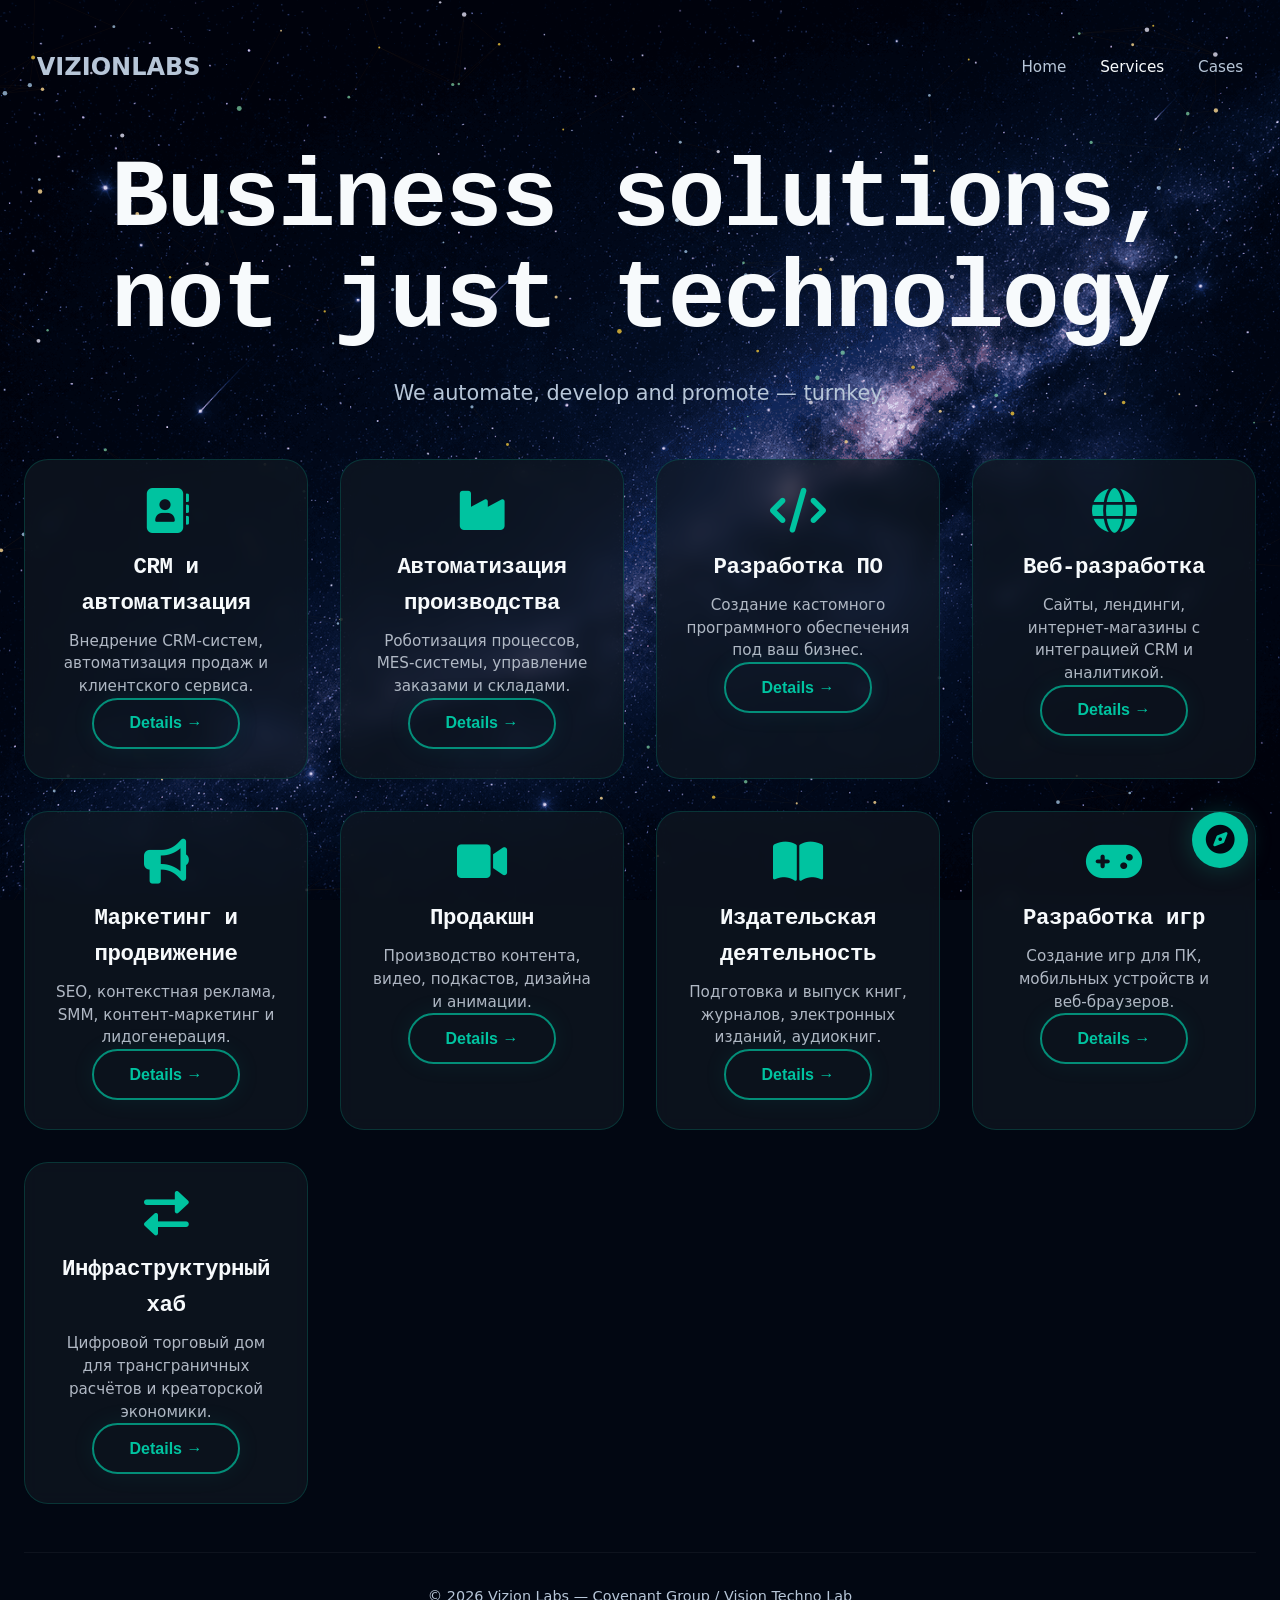
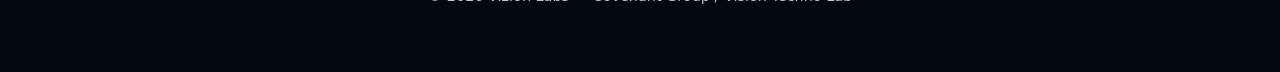
<file: en/services.html>
<!DOCTYPE html>
<html lang="en">
<head>
    <meta charset="UTF-8">
    <meta name="viewport" content="width=device-width, initial-scale=1.0">
    <title>Services — Vizion Labs</title>
    <meta name="description" content="Automation, software development, marketing and promotion — comprehensive solutions for your business.">
    <link rel="stylesheet" href="/css/styles.css">
    <link rel="stylesheet" href="https://cdnjs.cloudflare.com/ajax/libs/font-awesome/6.0.0-beta3/css/all.min.css">
    <style>
        .services-grid {
            display: grid;
            grid-template-columns: repeat(auto-fill, minmax(280px, 1fr));
            gap: 2rem;
            margin: 2rem 0;
        }
        .service-card {
            background: rgba(17, 23, 34, 0.7);
            backdrop-filter: blur(8px);
            border-radius: 24px;
            padding: 1.8rem;
            border: 1px solid rgba(0, 195, 160, 0.2);
            transition: 0.2s;
            text-align: center;
        }
        .service-card:hover {
            transform: translateY(-6px);
            border-color: rgba(0, 195, 160, 0.6);
            box-shadow: 0 12px 40px rgba(0,195,160,0.1);
        }
        .service-card i {
            font-size: 2.8rem;
            color: var(--gold, #00c3a0);
            margin-bottom: 1rem;
        }
        .service-card h3 {
            font-size: 1.4rem;
            margin-bottom: 0.5rem;
        }
        .service-card p {
            color: #b0b8c4;
            font-size: 0.95rem;
            line-height: 1.5;
        }
        .service-card .btn {
            margin-top: 1.2rem;
        }
    </style>
</head>
<body>

<canvas id="starCanvas"></canvas>

<div class="container">
    <nav class="top-nav" style="display:flex;justify-content:space-between;align-items:center;padding:1rem 0;">
        <a href="/en/" class="logo" style="font-size:1.5rem;font-weight:bold;">VIZION<span style="color:var(--gold);">LABS</span></a>
        <div>
            <a href="/en/" style="margin-right:1rem;">Home</a>
            <a href="/en/services.html" style="color:var(--gold);">Services</a>
            <a href="/en/cases.html" style="margin-left:1rem;">Cases</a>
        </div>
    </nav>

    <header style="text-align:center;margin:3rem 0;">
        <h1>Business solutions, not just technology</h1>
        <p class="subtitle">We automate, develop and promote — turnkey.</p>
    </header>

    <div id="servicesContainer" class="services-grid">
        <div class="loading">Loading services...</div>
    </div>

    <!-- Service detail modal -->
    <div id="serviceModal" class="modal" style="display:none;position:fixed;inset:0;background:rgba(0,0,0,0.8);backdrop-filter:blur(8px);justify-content:center;align-items:center;z-index:1000;">
        <div class="modal-content" style="background:#111722;border-radius:24px;max-width:600px;width:90%;padding:2rem;border:1px solid var(--gold);position:relative;">
            <span id="closeModal" style="position:absolute;top:1rem;right:1.5rem;font-size:2rem;cursor:pointer;color:var(--gold);">&times;</span>
            <div id="modalBody"></div>
        </div>
    </div>

    <footer style="text-align:center;padding:2rem 0;margin-top:3rem;border-top:1px solid rgba(255,255,255,0.05);">
        <p>© 2026 Vizion Labs — Covenant Group / Vision Techno Lab</p>
    </footer>
</div>

<!-- Radial menu -->
<button id="radialToggle" class="radial-toggle"><i class="fas fa-compass"></i></button>
<div id="radialMenu" class="radial-menu hidden">
    <div class="radial-item" data-href="/en/"><i class="fas fa-home"></i><span>Home</span></div>
    <div class="radial-item" data-href="/en/services.html"><i class="fas fa-cubes"></i><span>Services</span></div>
    <div class="radial-item" data-href="/en/cases.html"><i class="fas fa-briefcase"></i><span>Cases</span></div>
    <div class="radial-item" data-href="/en/labs.html"><i class="fas fa-tools"></i><span>Products</span></div>
    <div class="radial-item" data-href="/en/#subscribe"><i class="fas fa-envelope"></i><span>Subscribe</span></div>
    <div class="radial-item lang-toggle" data-lang="ru"><i class="fas fa-globe"></i><span>Русский</span></div>
</div>

<script src="/js/starfield.js"></script>
<script src="/js/radial-menu.js"></script>
<script>
    fetch('/data/services.json')
        .then(res => res.json())
        .then(data => {
            const container = document.getElementById('servicesContainer');
            container.innerHTML = data.services.map(s => `
                <div class="service-card" data-id="${s.id}">
                    <i class="fas ${s.icon}"></i>
                    <h3>${s.title}</h3>
                    <p>${s.short}</p>
                    <button class="btn-primary" onclick="openServiceModal('${s.id}')">Details →</button>
                </div>
            `).join('');
        })
        .catch(err => {
            console.error(err);
            document.getElementById('servicesContainer').innerHTML = '<p>Failed to load services.</p>';
        });

    let servicesData = null;
    fetch('/data/services.json').then(res => res.json()).then(d => servicesData = d);

    function openServiceModal(id) {
        if (!servicesData) return;
        const service = servicesData.services.find(s => s.id === id);
        if (!service) return;

        const modal = document.getElementById('serviceModal');
        const body = document.getElementById('modalBody');
        body.innerHTML = `
            <h2>${service.title}</h2>
            <p style="margin:1rem 0;">${service.description}</p>
            <p><strong>Tags:</strong> ${service.tags.join(', ')}</p>
            <div style="margin-top:1.5rem;">
                <a href="/en/#subscribe" class="btn-primary">Discuss project →</a>
            </div>
        `;
        modal.style.display = 'flex';
    }

    document.getElementById('closeModal').addEventListener('click', () => {
        document.getElementById('serviceModal').style.display = 'none';
    });
    window.addEventListener('click', (e) => {
        const modal = document.getElementById('serviceModal');
        if (e.target === modal) modal.style.display = 'none';
    });
</script>
</body>
</html>
</file>
<file: css/styles.css>
:root {
    --bg-primary: #020712;
    --bg-card: rgba(8, 15, 28, 0.55);
    --text-primary: #F7FAFC;
    --text-secondary: #B7C6D8;
    --teal: #00C3A0;
    --teal-glow: rgba(0, 195, 160, 0.25);
    --blue: #5AA7FF;
    --purple: #7B6BFF;
    --orange: #fa7e2c;
    --border-light: rgba(255, 255, 255, 0.08);
    --font-sans: 'Inter', system-ui, -apple-system, sans-serif;
    --font-heading: 'Space Grotesk', monospace;
}

* {
    margin: 0;
    padding: 0;
    box-sizing: border-box;
}

body {
    background: url('/assets/nebula-bg.png') no-repeat center center fixed;
    background-size: cover;
    background-color: var(--bg-primary);
    color: var(--text-primary);
    font-family: var(--font-sans);
    line-height: 1.6;
    overflow-x: hidden;
}

#starCanvas {
    position: fixed;
    top: 0;
    left: 0;
    width: 100%;
    height: 100%;
    z-index: 0;
    pointer-events: none;
}

.container {
    position: relative;
    z-index: 1;
    max-width: 1280px;
    margin: 0 auto;
    padding: 2rem 1.5rem;
}

section {
    margin: 6rem 0;
    scroll-margin-top: 2rem;
}

h1, h2, h3, h4 {
    font-family: var(--font-heading);
    letter-spacing: -0.02em;
    color: var(--text-primary);
}

h1 {
    font-size: clamp(3.5rem, 10vw, 6rem);
    font-weight: 900;
    line-height: 1.05;
}

h2 {
    font-size: clamp(2.5rem, 6vw, 3.5rem);
    font-weight: 700;
    margin-bottom: 2rem;
    border-left: 4px solid var(--teal);
    padding-left: 1.2rem;
}

h3 {
    font-size: 1.5rem;
    font-weight: 700;
}

.subtitle {
    font-size: 1.3rem;
    font-weight: 400;
    color: var(--text-secondary);
    max-width: 700px;
    margin: 1.5rem auto 2rem;
    line-height: 1.7;
}

.hero {
    min-height: 80vh;
    display: flex;
    flex-direction: column;
    justify-content: center;
    align-items: center;
    text-align: center;
}

.btn-primary {
    display: inline-flex;
    align-items: center;
    gap: 0.6rem;
    padding: 0.9rem 2.2rem;
    background: transparent;
    border: 2px solid rgba(0, 195, 160, 0.7);
    border-radius: 999px;
    color: var(--teal);
    font-weight: 600;
    font-size: 1rem;
    text-decoration: none;
    transition: all 0.25s ease;
    cursor: pointer;
    box-shadow: 0 0 24px rgba(0, 195, 160, 0.08);
}

.btn-primary:hover {
    background: var(--teal);
    color: var(--bg-primary);
    box-shadow: 0 0 40px var(--teal-glow);
    transform: translateY(-2px);
}

.btn-primary .arrow {
    transition: transform 0.25s ease;
}

.btn-primary:hover .arrow {
    transform: translateX(6px);
}

.btn-cta {
    border-color: var(--teal);
    color: var(--teal);
    background: rgba(0, 195, 160, 0.06);
    box-shadow: 0 0 30px var(--teal-glow), inset 0 0 20px rgba(0,195,160,0.04);
    border-width: 2px;
}

.btn-cta:hover {
    background: var(--teal);
    color: var(--bg-primary);
    box-shadow: 0 0 50px var(--teal-glow), 0 0 80px rgba(0,195,160,0.15);
    transform: translateY(-3px) scale(1.02);
}

.cards-grid {
    display: grid;
    grid-template-columns: repeat(auto-fit, minmax(280px, 1fr));
    gap: 2rem;
    margin-top: 2rem;
}

.cards-masonry {
    display: grid;
    grid-template-columns: repeat(3, 1fr);
    gap: 1.5rem;
    margin-top: 2rem;
}

.cards-masonry .card:first-child {
    grid-column: span 2;
    grid-row: span 1;
}

.cards-masonry .card:nth-child(2) {
    grid-column: span 1;
    grid-row: span 2;
}

.cards-masonry .card:nth-child(3) {
    grid-column: span 1;
    grid-row: span 1;
}

.cards-masonry .card:nth-child(4) {
    grid-column: span 1;
    grid-row: span 1;
}

.card, .project-card {
    background: var(--bg-card);
    backdrop-filter: blur(18px);
    border-radius: 28px;
    padding: 2rem;
    border: 1px solid var(--border-light);
    transition: transform 0.25s ease, border-color 0.25s ease, box-shadow 0.25s ease;
    color: var(--text-primary);
}

.card:hover, .project-card:hover {
    transform: translateY(-8px);
    border-color: var(--teal);
    box-shadow: 0 20px 60px rgba(0,0,0,0.4), 0 0 30px rgba(0,195,160,0.08);
}

.card i, .project-card i {
    font-size: 2.6rem;
    margin-bottom: 1rem;
    background: linear-gradient(135deg, var(--teal), #66F7E8);
    -webkit-background-clip: text;
    background-clip: text;
    -webkit-text-fill-color: transparent;
}

.card h3, .project-card h3 {
    font-weight: 700;
    margin-bottom: 0.5rem;
}

.card p, .project-card p {
    color: var(--text-secondary);
    font-weight: 400;
    font-size: 0.95rem;
}

.badge {
    display: inline-block;
    background: rgba(0, 195, 160, 0.10);
    border: 1px solid rgba(0, 195, 160, 0.30);
    color: #7FE9D7;
    padding: 0.25rem 0.9rem;
    border-radius: 40px;
    font-size: 0.75rem;
    font-weight: 500;
    text-transform: uppercase;
    letter-spacing: 0.04em;
}

.subscribe {
    background: var(--bg-card);
    backdrop-filter: blur(18px);
    border: 1px solid var(--border-light);
    border-radius: 28px;
    padding: 2rem;
}

.subscribe form {
    display: flex;
    flex-wrap: wrap;
    gap: 1rem;
    margin: 0;
}

.subscribe input {
    background: rgba(255,255,255,0.04);
    border: 1px solid rgba(255,255,255,0.08);
    border-radius: 999px;
    padding: 0.9rem 1.5rem;
    color: var(--text-primary);
}

.subscribe button {
    background: var(--teal);
    border: none;
    border-radius: 999px;
    padding: 0 2rem;
    font-weight: 600;
    color: var(--bg-primary);
}

footer {
    text-align: center;
    padding: 3rem 0 2rem;
    border-top: 1px solid rgba(255,255,255,0.06);
    margin-top: 4rem;
    color: var(--text-secondary);
    font-size: 0.9rem;
}

.social-links a {
    color: var(--text-secondary);
    font-size: 1.8rem;
    margin: 0 1rem;
    transition: color 0.2s;
}

.social-links a:hover {
    color: var(--teal);
}

.clients-logos {
    display: flex;
    flex-wrap: wrap;
    justify-content: center;
    gap: 2rem;
    margin-top: 1.5rem;
}
.clients-logos img {
    max-height: 60px;
    width: auto;
    filter: saturate(0.6) brightness(0.8);
    transition: 0.3s;
}
.clients-logos img:hover {
    filter: saturate(1) brightness(1);
}

.lang-switch a {
    color: var(--text-secondary);
    text-decoration: none;
    margin: 0 0.25rem;
    opacity: 0.6;
    transition: opacity 0.2s;
}

.lang-switch a.active {
    color: var(--teal);
    opacity: 1;
    border-bottom: 2px solid var(--teal);
}

.top-nav {
    display: flex;
    justify-content: space-between;
    align-items: center;
    padding: 1rem 0;
}

.top-nav a {
    color: var(--text-secondary);
    text-decoration: none;
    transition: color 0.2s;
    font-weight: 500;
    margin: 0 0.8rem;
    font-size: 0.95rem;
}

.top-nav a:hover {
    color: var(--teal);
}

.top-nav a.active {
    color: var(--teal);
    border-bottom: 2px solid var(--teal);
}

.radial-toggle {
    position: fixed;
    bottom: 2rem;
    right: 2rem;
    width: 56px;
    height: 56px;
    background: var(--teal);
    border: none;
    border-radius: 50%;
    font-size: 1.8rem;
    cursor: pointer;
    z-index: 200;
    box-shadow: 0 0 24px var(--teal-glow);
    transition: transform 0.2s, box-shadow 0.2s;
    color: var(--bg-primary);
}

.radial-toggle:hover {
    transform: scale(1.05);
    box-shadow: 0 0 40px var(--teal-glow);
}

.radial-menu {
    position: fixed;
    bottom: 7rem;
    right: 2rem;
    display: flex;
    flex-direction: column;
    gap: 0.75rem;
    z-index: 210;
    background: rgba(2, 7, 18, 0.92);
    backdrop-filter: blur(18px);
    padding: 1rem 0.5rem;
    border-radius: 60px;
    border: 1px solid rgba(255,255,255,0.08);
    box-shadow: 0 0 30px rgba(0,0,0,0.5);
    transition: opacity 0.2s;
}

.radial-menu.hidden {
    display: none;
}

.radial-item {
    display: flex;
    align-items: center;
    gap: 0.75rem;
    padding: 0.5rem 1.2rem;
    cursor: pointer;
    border-radius: 40px;
    transition: background 0.2s, color 0.2s;
    color: var(--text-secondary);
}

.radial-item i {
    width: 24px;
    color: var(--teal);
    font-size: 1.2rem;
}

.radial-item:hover {
    background: rgba(0, 195, 160, 0.12);
    color: var(--text-primary);
}

.radial-item:hover i {
    color: var(--blue);
}

body.menu-open .container {
    filter: blur(4px);
    transition: filter 0.2s;
}

body.menu-open #starCanvas {
    filter: blur(4px);
}

body.menu-open {
    overflow: hidden;
}

.crm-banner {
    margin: 4rem 0;
    padding: 2.5rem;
    background: linear-gradient(135deg, rgba(0,195,160,0.06), rgba(123,107,255,0.06));
    border-radius: 32px;
    border: 1px solid rgba(0,195,160,0.12);
}

.crm-banner-content {
    display: grid;
    grid-template-columns: 1fr 1fr;
    gap: 3rem;
    align-items: center;
}

.crm-text h2 {
    border-left: none;
    padding-left: 0;
    font-size: 2.8rem;
}

.crm-features {
    list-style: none;
    padding: 0;
    margin: 1.5rem 0;
}

.crm-features li {
    margin-bottom: 0.5rem;
    color: var(--text-secondary);
}

.crm-features li::before {
    content: "✔ ";
    color: var(--teal);
    font-weight: bold;
}

.crm-image img {
    width: 100%;
    border-radius: 24px;
    box-shadow: 0 20px 60px rgba(0,0,0,0.4);
}

@media (max-width: 768px) {
    .container {
        padding: 1rem;
    }
    section {
        margin: 4rem 0;
    }
    .cards-masonry {
        grid-template-columns: 1fr;
    }
    .cards-masonry .card:first-child {
        grid-column: span 1;
    }
    .cards-masonry .card:nth-child(2) {
        grid-row: span 1;
    }
    .crm-banner-content {
        grid-template-columns: 1fr;
        gap: 1.5rem;
    }
    .top-nav a {
        margin: 0 0.4rem;
        font-size: 0.85rem;
    }
    .teal {
    color: var(--teal);
    }
}
</file>
